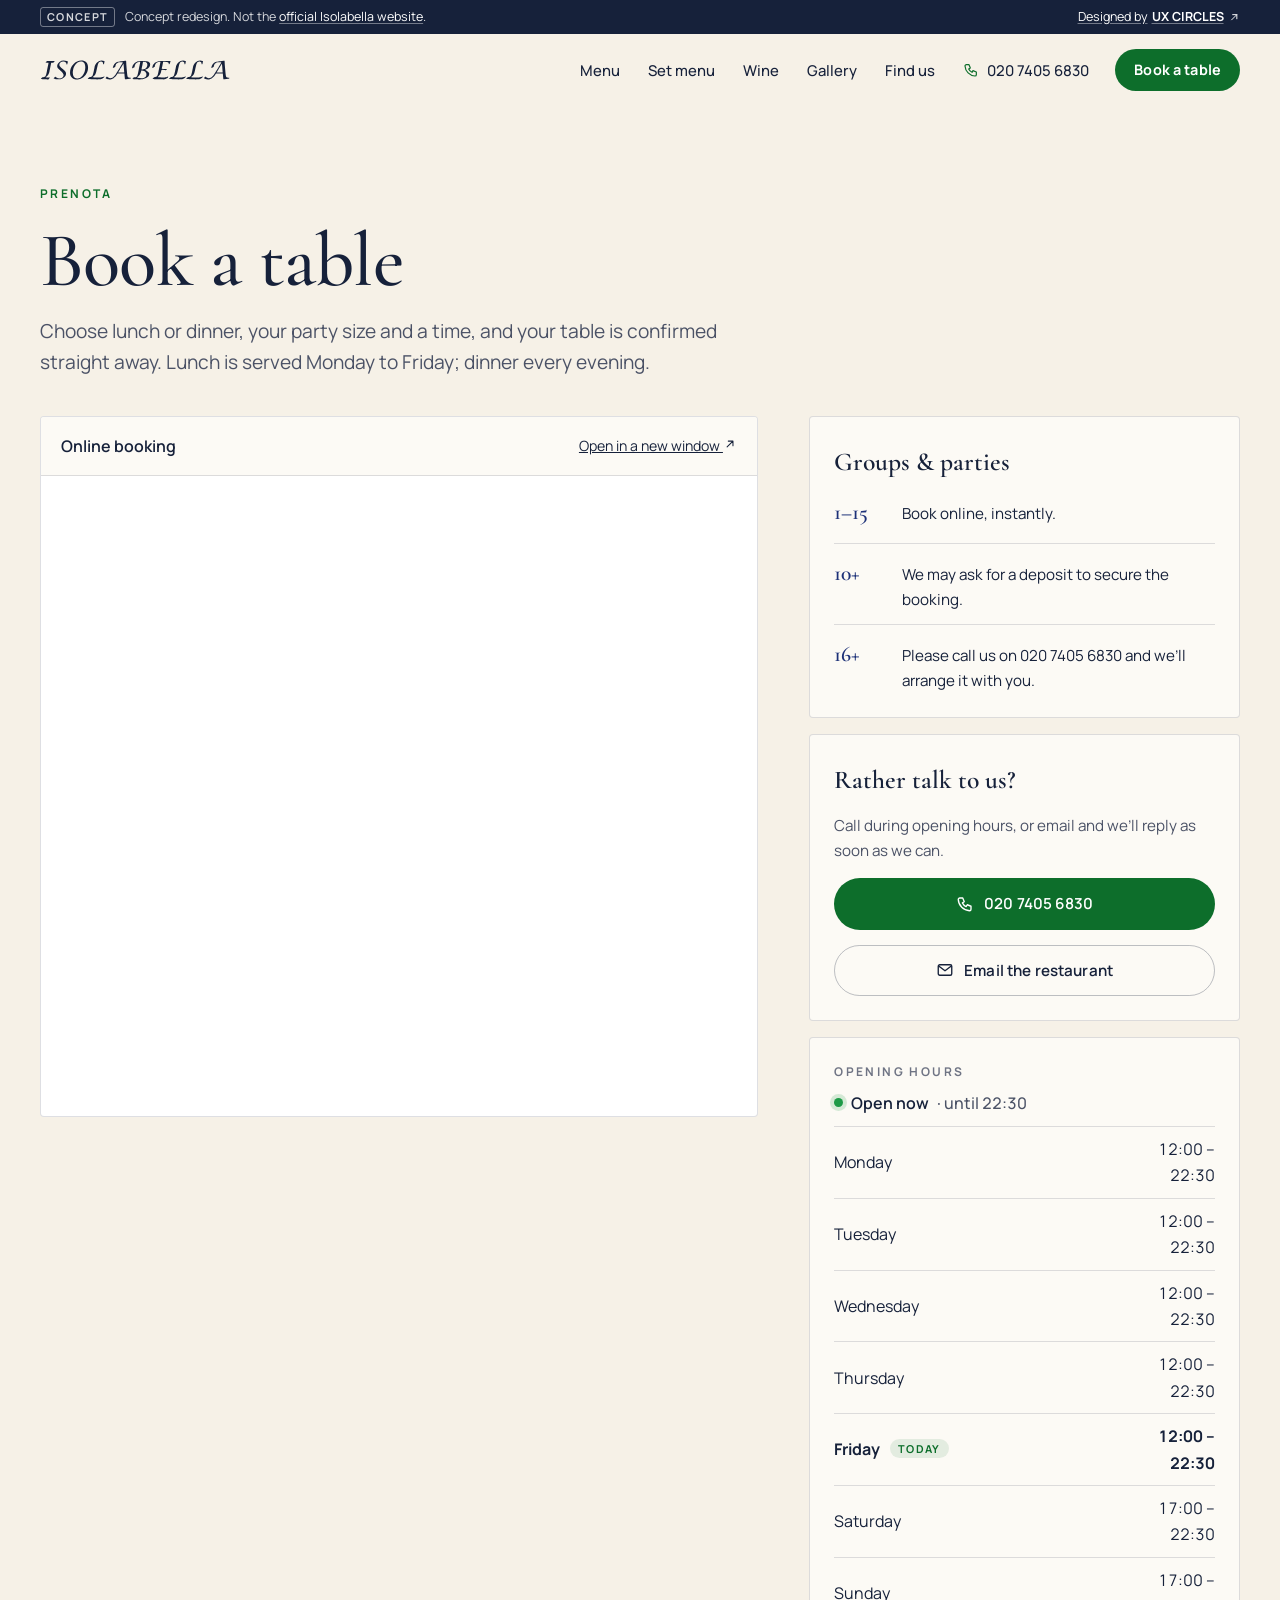
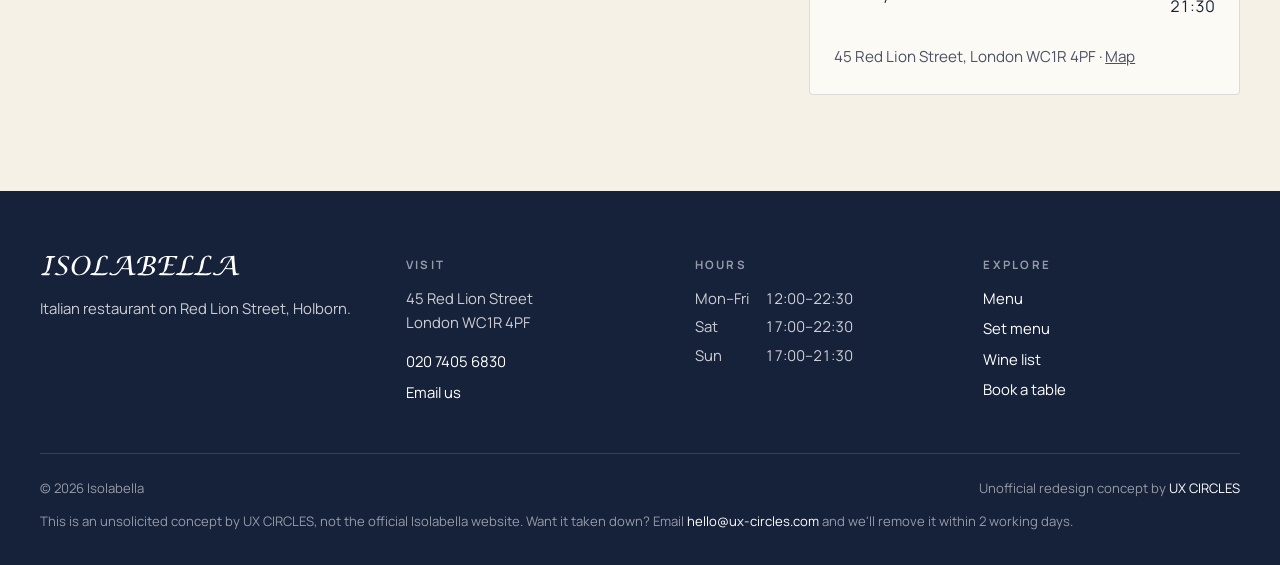
<file: book.html>
<!doctype html>
<html lang="en-GB" class="no-js">
<head>
  <meta charset="utf-8">
  <meta name="viewport" content="width=device-width, initial-scale=1">
  <title>Book a table · Isolabella, Holborn</title>
  <meta name="description" content="Book a table at Isolabella, 45 Red Lion Street, Holborn. Instant online booking for up to 15 guests; call 020 7405 6830 for larger parties.">
  <meta name="robots" content="noindex, nofollow">
  <meta name="theme-color" content="#f6f1e7">
  <link rel="canonical" href="https://uxcircles.github.io/Isolabella/book.html">
  <link rel="icon" href="favicon.svg" type="image/svg+xml">
  <link rel="apple-touch-icon" href="apple-touch-icon.png">

  <meta property="og:type" content="restaurant">
  <meta property="og:site_name" content="Isolabella">
  <meta property="og:title" content="Book a table · Isolabella, Holborn">
  <meta property="og:description" content="Handmade pasta, fresh fish, veal and Italian wines on Red Lion Street, WC1.">
  <meta property="og:url" content="https://uxcircles.github.io/Isolabella/book.html">
  <meta property="og:image" content="https://uxcircles.github.io/Isolabella/assets/img/og.jpg">
  <meta property="og:image:width" content="1200">
  <meta property="og:image:height" content="630">
  <meta name="twitter:card" content="summary_large_image">

  <link rel="preconnect" href="https://fonts.googleapis.com">
  <link rel="preconnect" href="https://fonts.gstatic.com" crossorigin>
  <link href="https://fonts.googleapis.com/css2?family=Cormorant+Garamond:ital,wght@0,500;0,600;1,500;1,600&family=Manrope:wght@400;500;600;700&display=swap" rel="stylesheet">
  <link rel="stylesheet" href="styles.css?v=3">

</head>
<body>
  <svg aria-hidden="true" focusable="false" style="position:absolute;width:0;height:0;overflow:hidden">
    <symbol id="i-phone" viewBox="0 0 24 24"><path d="M5 4h4l2 5-2.5 1.5a11 11 0 0 0 5 5L15 13l5 2v4a2 2 0 0 1-2 2A16 16 0 0 1 3 6a2 2 0 0 1 2-2"/></symbol>
    <symbol id="i-arrow" viewBox="0 0 24 24"><path d="M5 12h14M13 6l6 6-6 6"/></symbol>
    <symbol id="i-left" viewBox="0 0 24 24"><path d="M19 12H5M11 6l-6 6 6 6"/></symbol>
    <symbol id="i-ext" viewBox="0 0 24 24"><path d="M7 17 17 7M9 7h8v8"/></symbol>
    <symbol id="i-close" viewBox="0 0 24 24"><path d="M6 6l12 12M18 6 6 18"/></symbol>
    <symbol id="i-pin" viewBox="0 0 24 24"><path d="M12 21s-7-6.2-7-11.5A7 7 0 0 1 19 9.5C19 14.8 12 21 12 21z"/><circle cx="12" cy="9.5" r="2.5"/></symbol>
    <symbol id="i-mail" viewBox="0 0 24 24"><rect x="3" y="5" width="18" height="14" rx="2"/><path d="m4 7 8 6 8-6"/></symbol>
    <symbol id="i-cal" viewBox="0 0 24 24"><rect x="3" y="5" width="18" height="16" rx="2"/><path d="M3 10h18M8 3v4M16 3v4"/></symbol>
  </svg>
  <a class="skip" href="#main">Skip to content</a>

  <header class="site-header" data-header>
    <div class="concept-bar" role="note">
      <div class="wrap concept-inner">
        <p><span class="concept-tag">Concept</span><span class="concept-long">Concept redesign. Not the <a href="http://www.isolabellarestaurant.co.uk/" target="_blank" rel="noopener">official Isolabella website</a>.</span><span class="concept-short">Concept redesign</span></p>
        <a href="https://ux-circles.com/restaurants" target="_blank" rel="noopener">Designed by <strong>UX CIRCLES</strong> <svg class="icon" aria-hidden="true"><use href="#i-ext"/></svg></a>
      </div>
    </div>
    <div class="header-bar">
      <div class="wrap header-inner">
        <a class="brand" href="./" aria-label="Isolabella home"><img src="assets/img/logo.svg" alt="Isolabella" width="190" height="21"></a>
        <nav class="nav" id="nav" data-nav aria-label="Main">
          <a href="menu.html">Menu</a>
          <a href="menu.html#set-menu">Set menu</a>
          <a href="menu.html#wine">Wine</a>
          <a href="./#gallery">Gallery</a>
          <a href="./#visit">Find us</a>
          <a class="nav-tel" href="tel:+442074056830"><svg class="icon" aria-hidden="true"><use href="#i-phone"/></svg>020 7405 6830</a>
          <a class="btn btn-primary btn-sm" href="book.html" aria-current="page">Book a table</a>
        </nav>
        <div class="header-actions">
          <a class="btn btn-primary btn-sm" href="book.html">Book</a>
          <button class="burger" type="button" aria-controls="nav" aria-expanded="false" aria-label="Open menu" data-burger><span></span></button>
        </div>
      </div>
    </div>
  </header>

  <main id="main">
    <div class="page-head">
      <div class="wrap">
        <p class="eyebrow">Prenota</p>
        <h1 class="display">Book a table</h1>
        <p class="lede">Choose lunch or dinner, your party size and a time, and your table is confirmed straight away. Lunch is served Monday to Friday; dinner every evening.</p>
      </div>
    </div>

    <div class="wrap book-grid">
      <section class="booking-card" aria-labelledby="booking-h">
        <header>
          <p id="booking-h">Online booking</p>
          <a href="https://booking.favouritetable.com/?sitecode=1702" target="_blank" rel="noopener">Open in a new window <svg class="icon" aria-hidden="true"><use href="#i-ext"/></svg></a>
        </header>
        <iframe src="https://booking.favouritetable.com/?sitecode=1702" title="Isolabella table booking, provided by Favourite Table" loading="lazy"></iframe>
      </section>

      <aside>
        <div class="side-card">
          <h2>Groups &amp; parties</h2>
          <ul class="rules">
            <li><b>1–15</b><span>Book online, instantly.</span></li>
            <li><b>10+</b><span>We may ask for a deposit to secure the booking.</span></li>
            <li><b>16+</b><span>Please call us on 020 7405 6830 and we’ll arrange it with you.</span></li>
          </ul>
        </div>
        <div class="side-card">
          <h2>Rather talk to us?</h2>
          <p>Call during opening hours, or email and we’ll reply as soon as we can.</p>
          <p><a class="btn btn-primary" href="tel:+442074056830"><svg class="icon" aria-hidden="true"><use href="#i-phone"/></svg>020 7405 6830</a></p>
          <p style="margin:0"><a class="btn btn-ghost" href="mailto:bookings@isolabellarestaurant.co.uk"><svg class="icon" aria-hidden="true"><use href="#i-mail"/></svg>Email the restaurant</a></p>
        </div>
        <div class="side-card">
            <table class="hours" data-hours>
              <caption><b>Opening hours</b> <span class="status" data-status></span></caption>
              <tbody>
                <tr data-day="1" data-open="12:00" data-close="22:30"><th scope="row">Monday</th><td>12:00 – 22:30</td></tr>
                <tr data-day="2" data-open="12:00" data-close="22:30"><th scope="row">Tuesday</th><td>12:00 – 22:30</td></tr>
                <tr data-day="3" data-open="12:00" data-close="22:30"><th scope="row">Wednesday</th><td>12:00 – 22:30</td></tr>
                <tr data-day="4" data-open="12:00" data-close="22:30"><th scope="row">Thursday</th><td>12:00 – 22:30</td></tr>
                <tr data-day="5" data-open="12:00" data-close="22:30"><th scope="row">Friday</th><td>12:00 – 22:30</td></tr>
                <tr data-day="6" data-open="17:00" data-close="22:30"><th scope="row">Saturday</th><td>17:00 – 22:30</td></tr>
                <tr data-day="0" data-open="17:00" data-close="21:30"><th scope="row">Sunday</th><td>17:00 – 21:30</td></tr>
              </tbody>
            </table>
          <p style="margin:16px 0 0">45 Red Lion Street, London WC1R 4PF · <a href="./#visit">Map</a></p>
        </div>
      </aside>
    </div>
  </main>

  <footer class="site-footer">
    <div class="wrap">
      <div class="footer-grid">
        <div>
          <img src="assets/img/logo-light.svg" alt="Isolabella" width="200" height="22" loading="lazy">
          <p>Italian restaurant on Red Lion Street, Holborn.</p>
        </div>
        <div>
          <h2>Visit</h2>
          <p>45 Red Lion Street<br>London WC1R 4PF</p>
          <ul><li><a href="tel:+442074056830">020 7405 6830</a></li><li><a href="mailto:bookings@isolabellarestaurant.co.uk">Email us</a></li></ul>
        </div>
        <div>
          <h2>Hours</h2>
          <dl class="footer-hours"><dt>Mon–Fri</dt><dd>12:00–22:30</dd><dt>Sat</dt><dd>17:00–22:30</dd><dt>Sun</dt><dd>17:00–21:30</dd></dl>
        </div>
        <div>
          <h2>Explore</h2>
          <ul><li><a href="menu.html">Menu</a></li><li><a href="menu.html#set-menu">Set menu</a></li><li><a href="menu.html#wine">Wine list</a></li><li><a href="book.html">Book a table</a></li></ul>
        </div>
      </div>
      <div class="footer-base">
        <p>© <span data-year>2026</span> Isolabella</p>
        <p>Unofficial redesign concept by <a href="https://ux-circles.com/restaurants" target="_blank" rel="noopener">UX CIRCLES</a></p>
        <p data-takedown style="flex-basis: 100%; margin: 0;">This is an unsolicited concept by UX CIRCLES, not the official Isolabella website. Want it taken down? Email <a href="mailto:hello@ux-circles.com">hello@ux-circles.com</a> and we'll remove it within 2 working days.</p>
      </div>
    </div>
  </footer>

  <script src="main.js?v=2" defer></script>
</body>
</html>
</file>
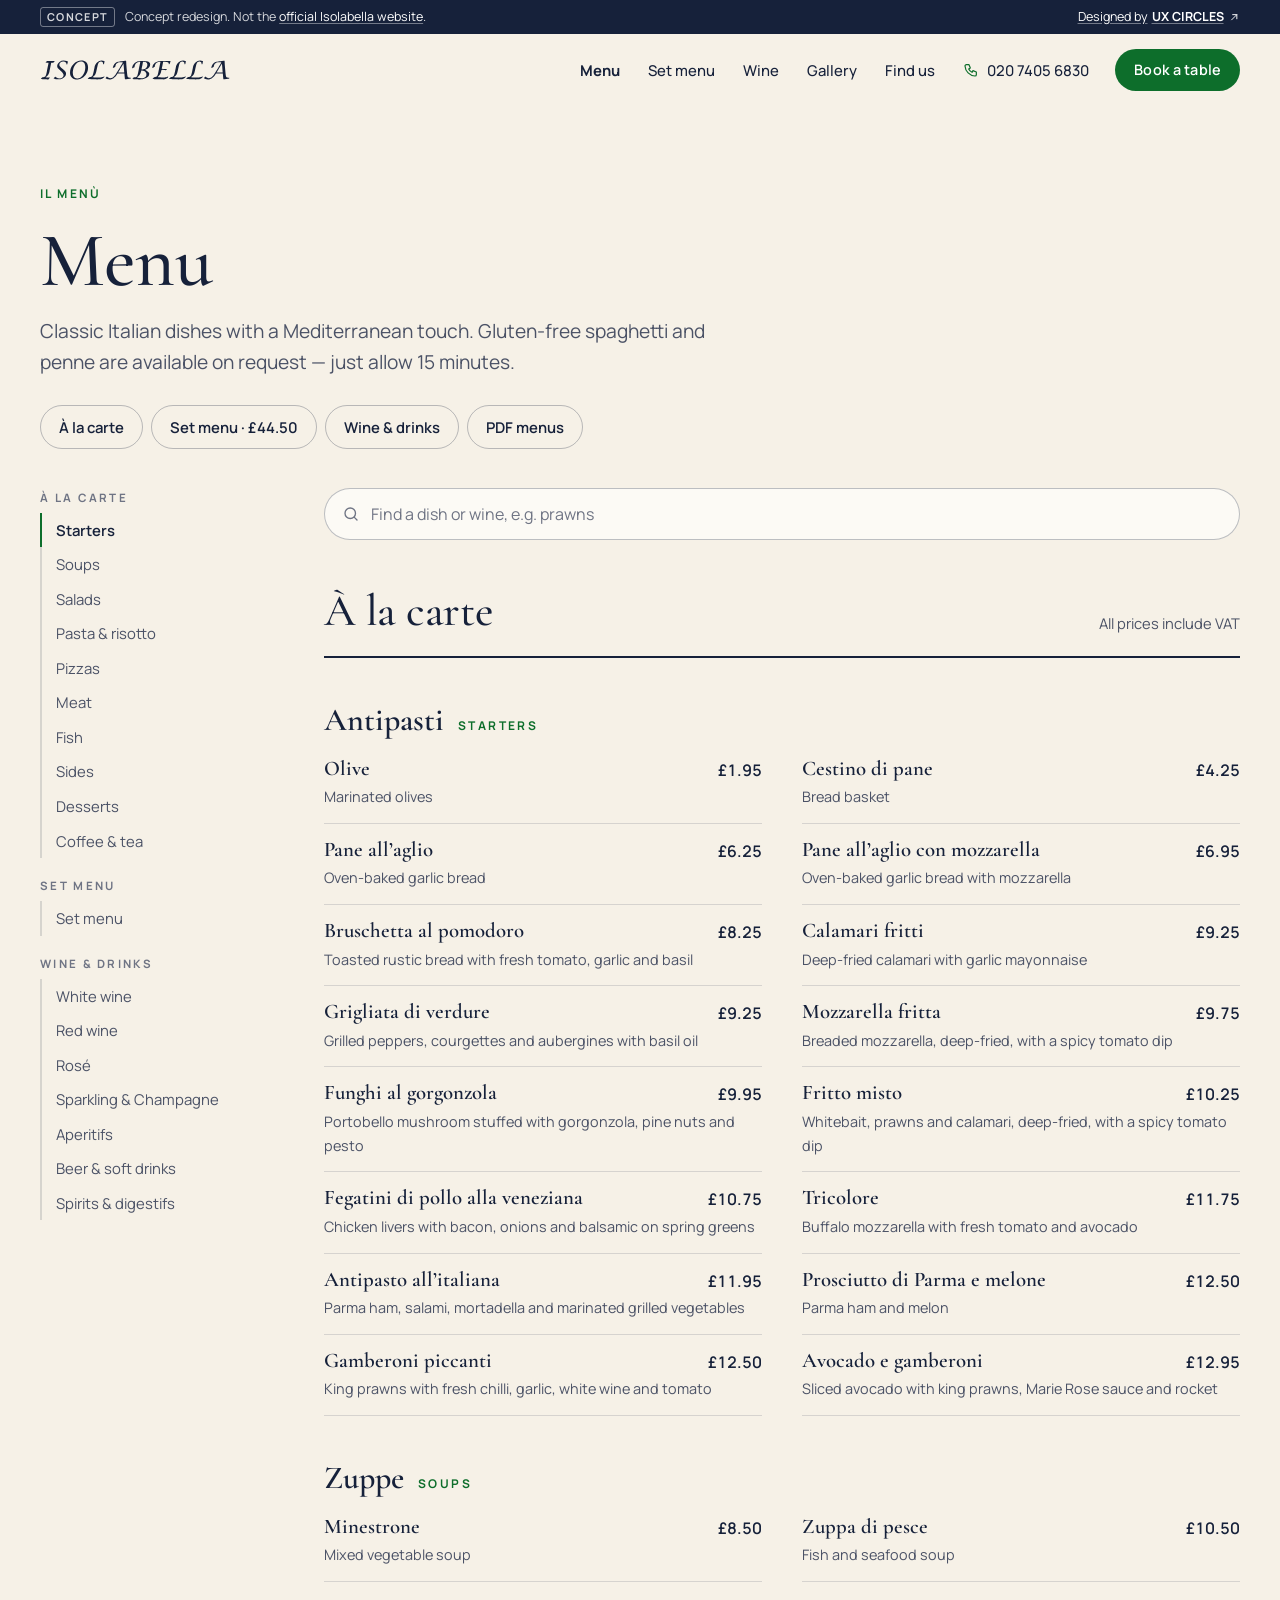
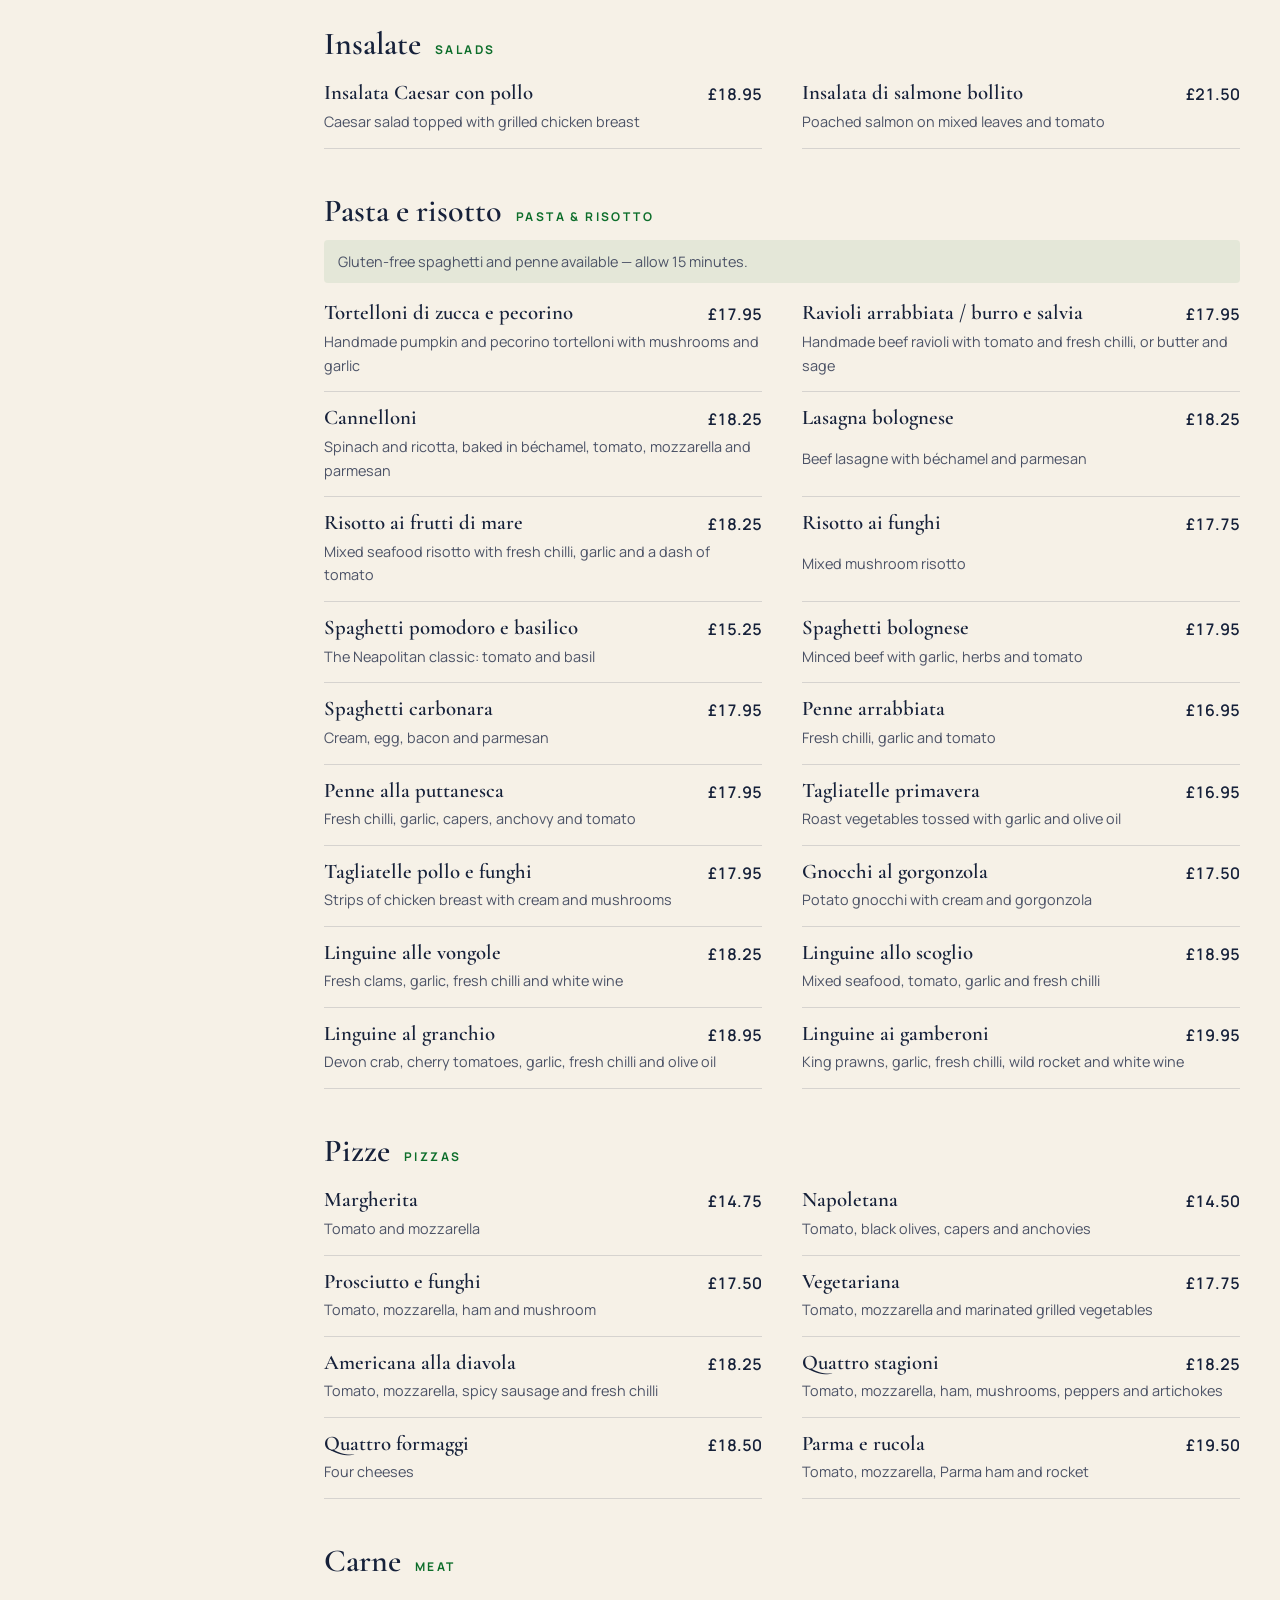
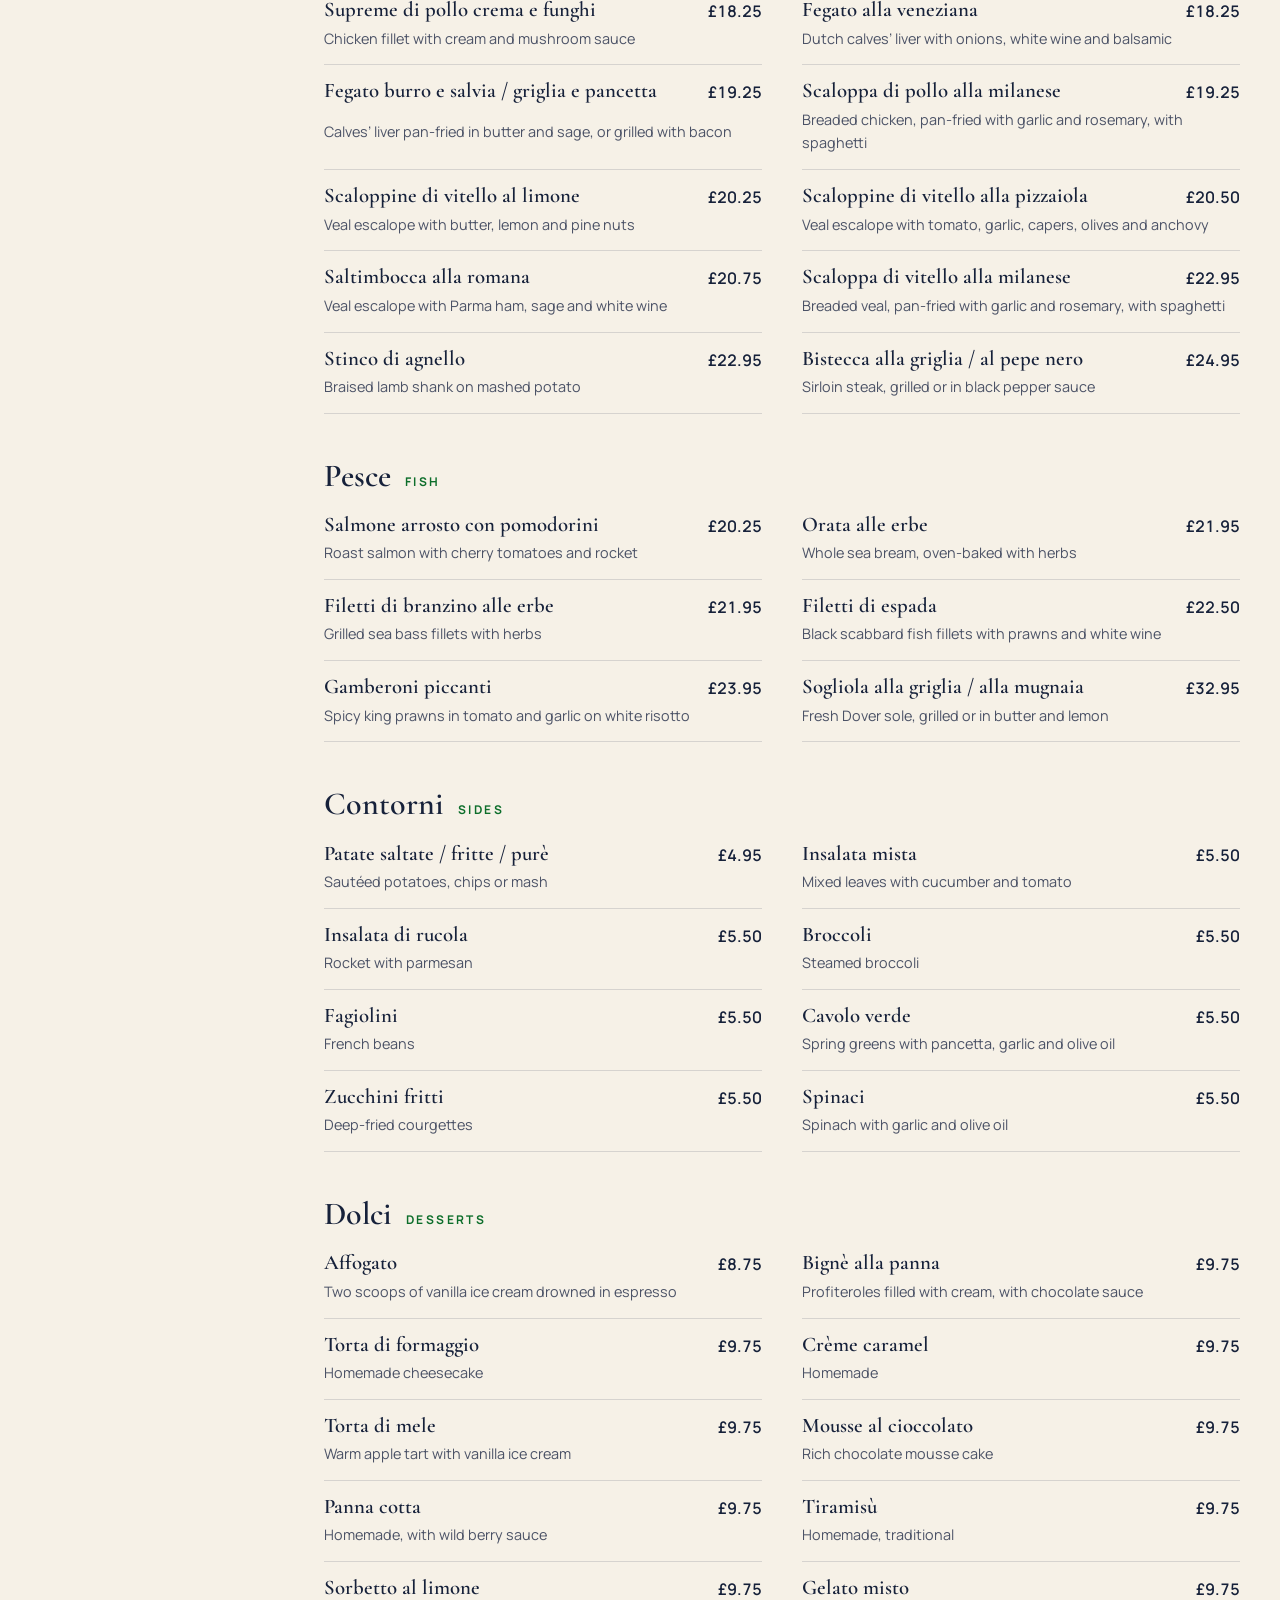
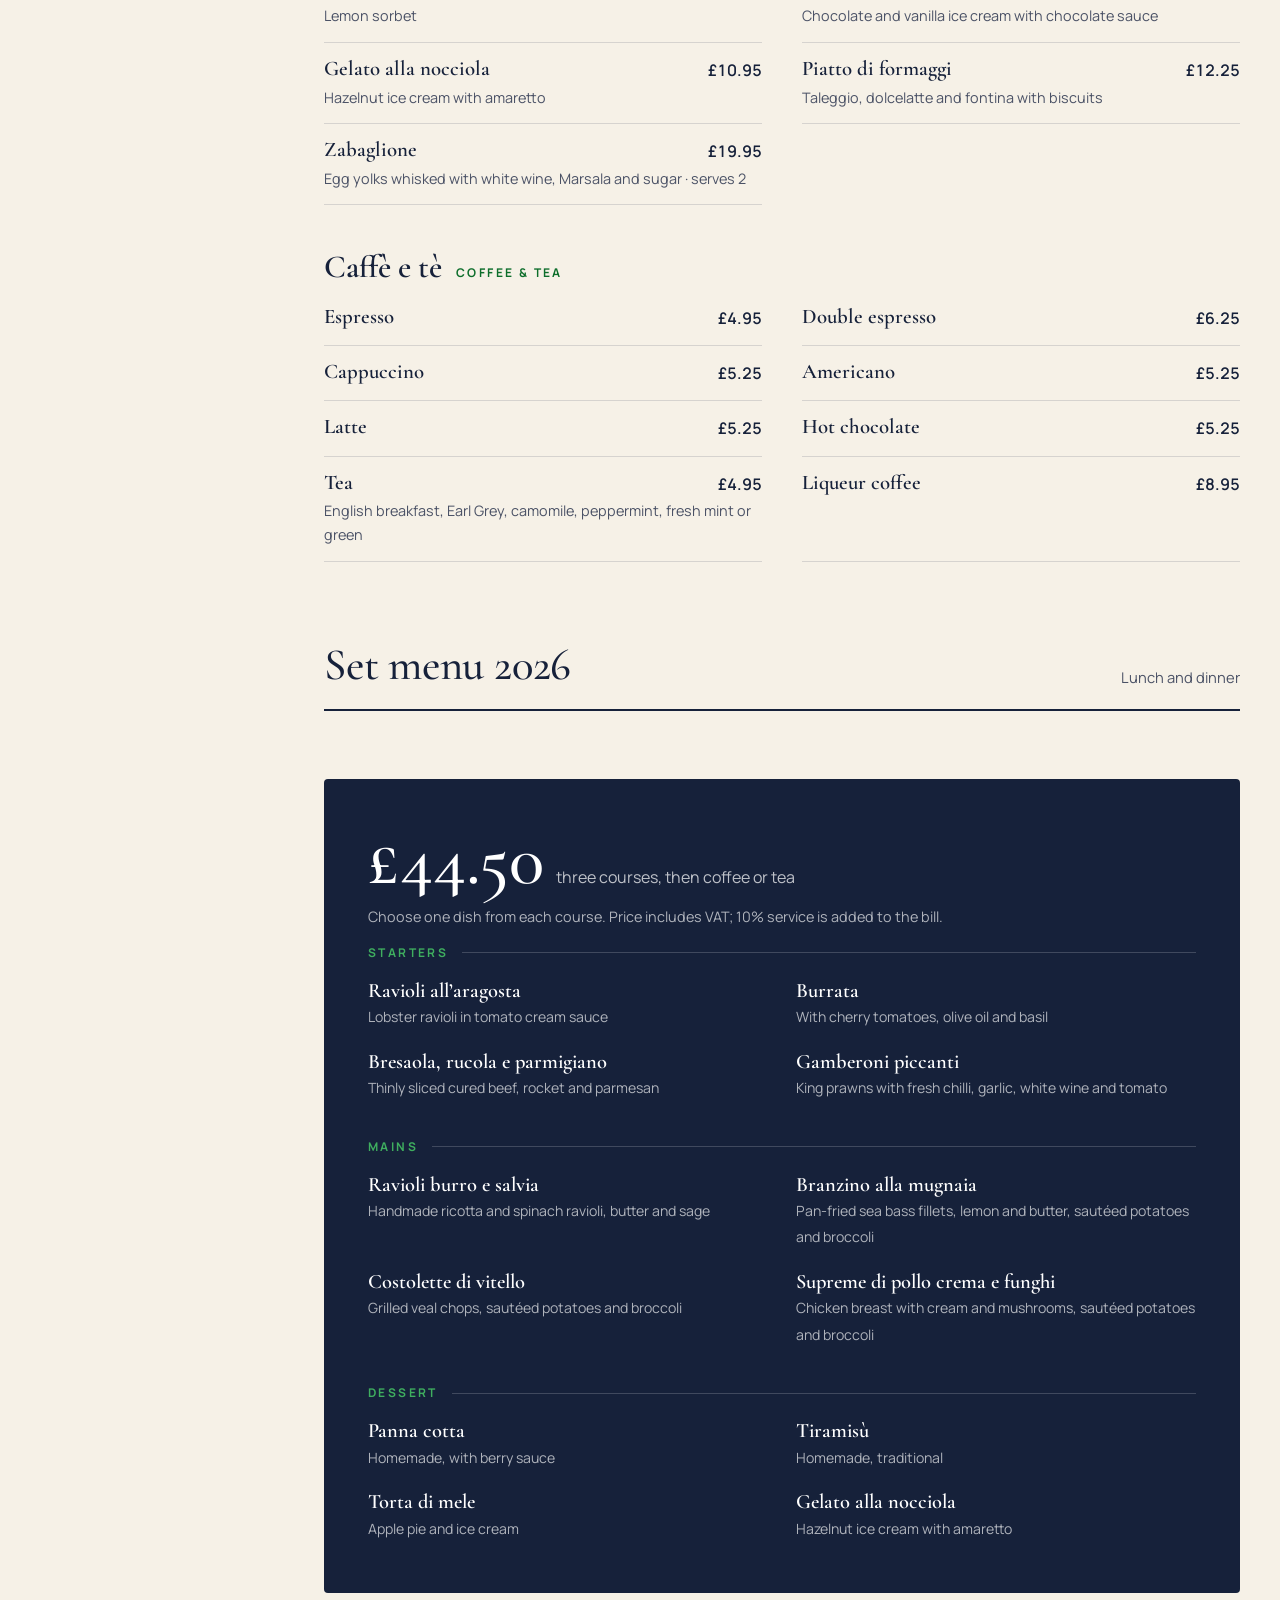
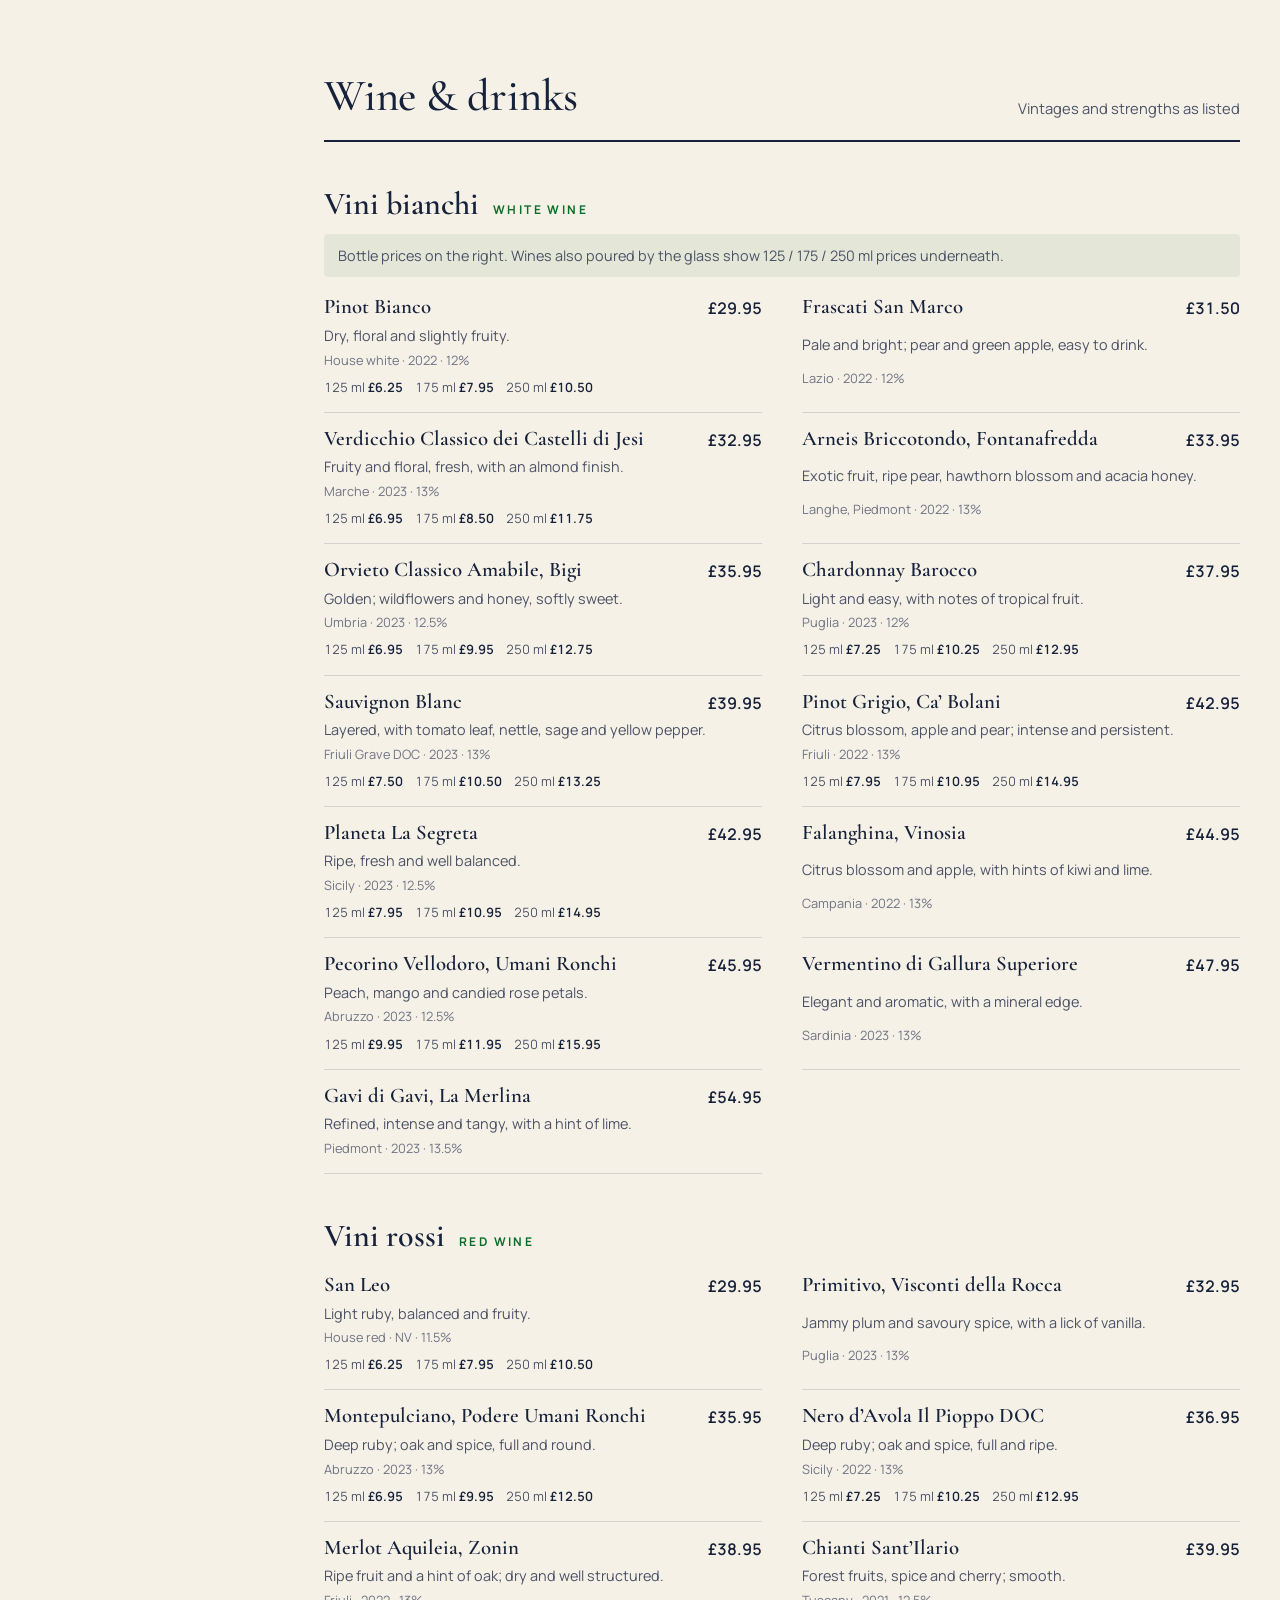
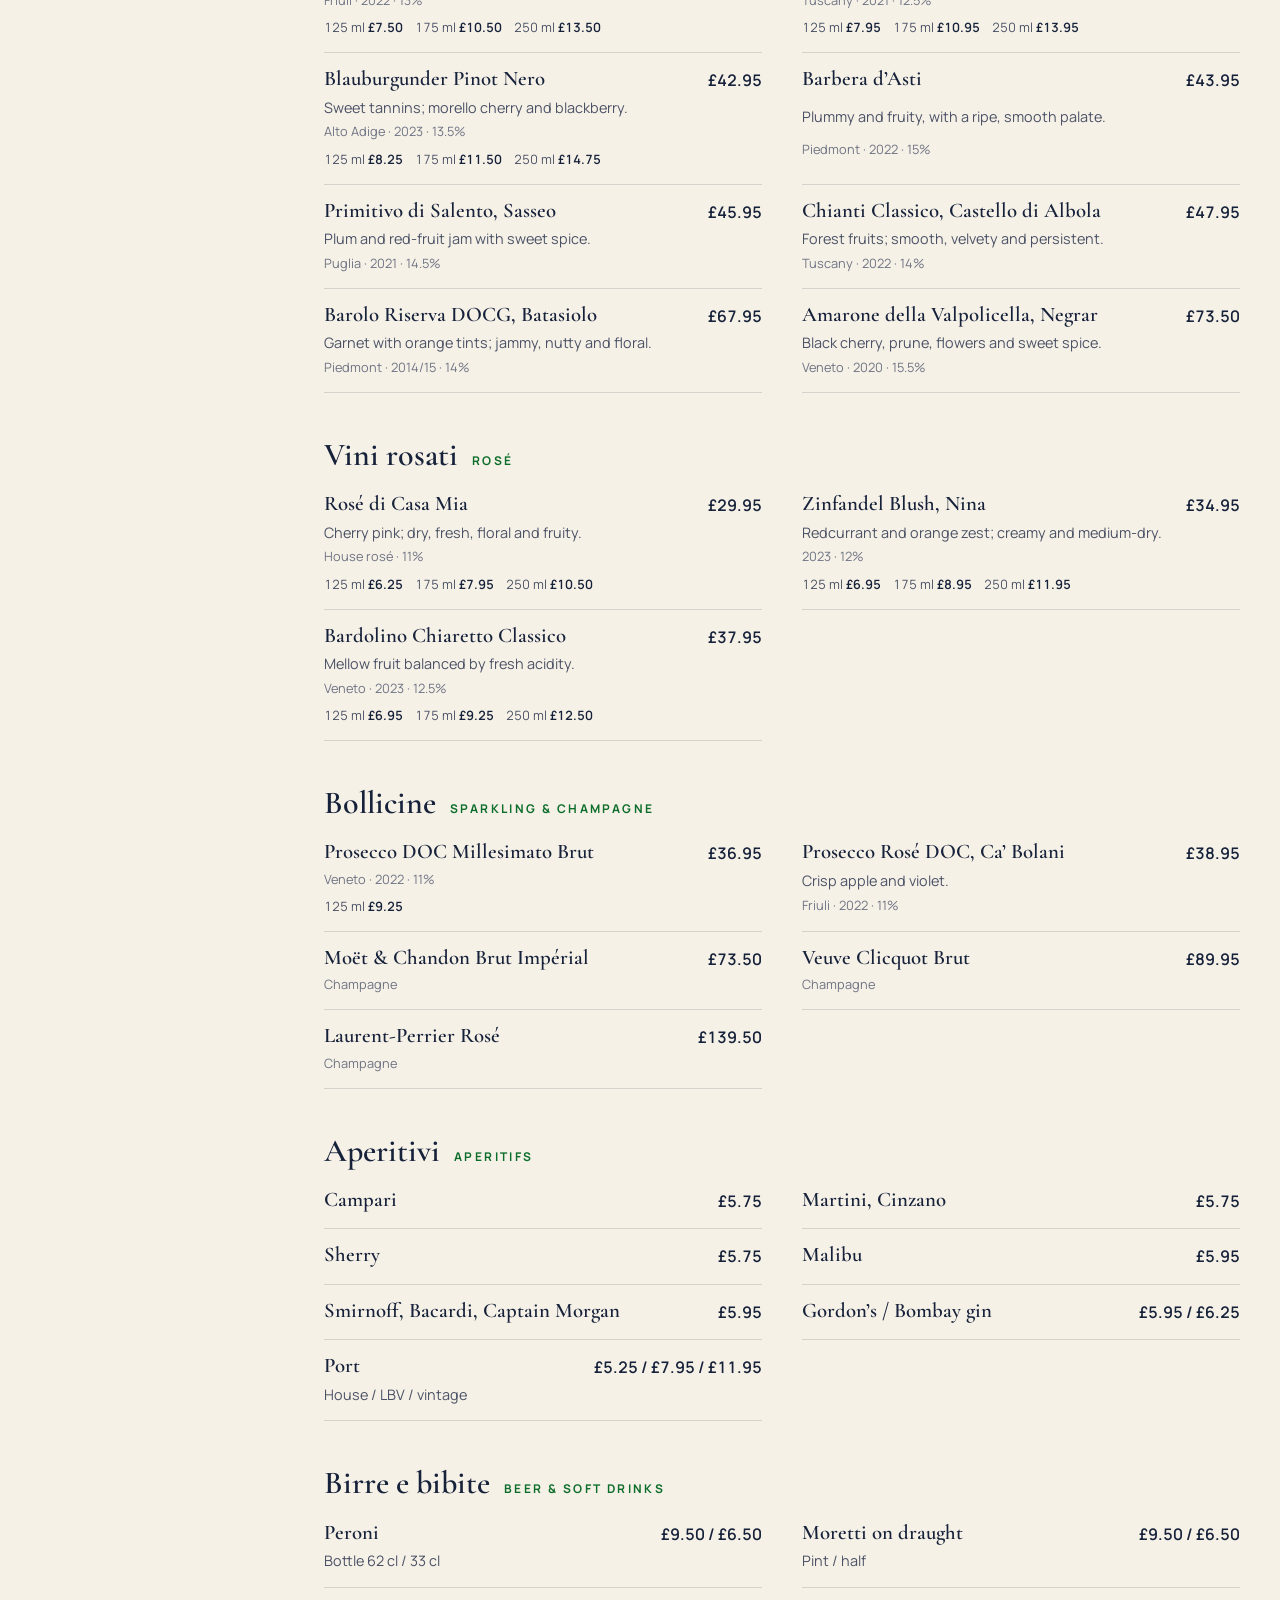
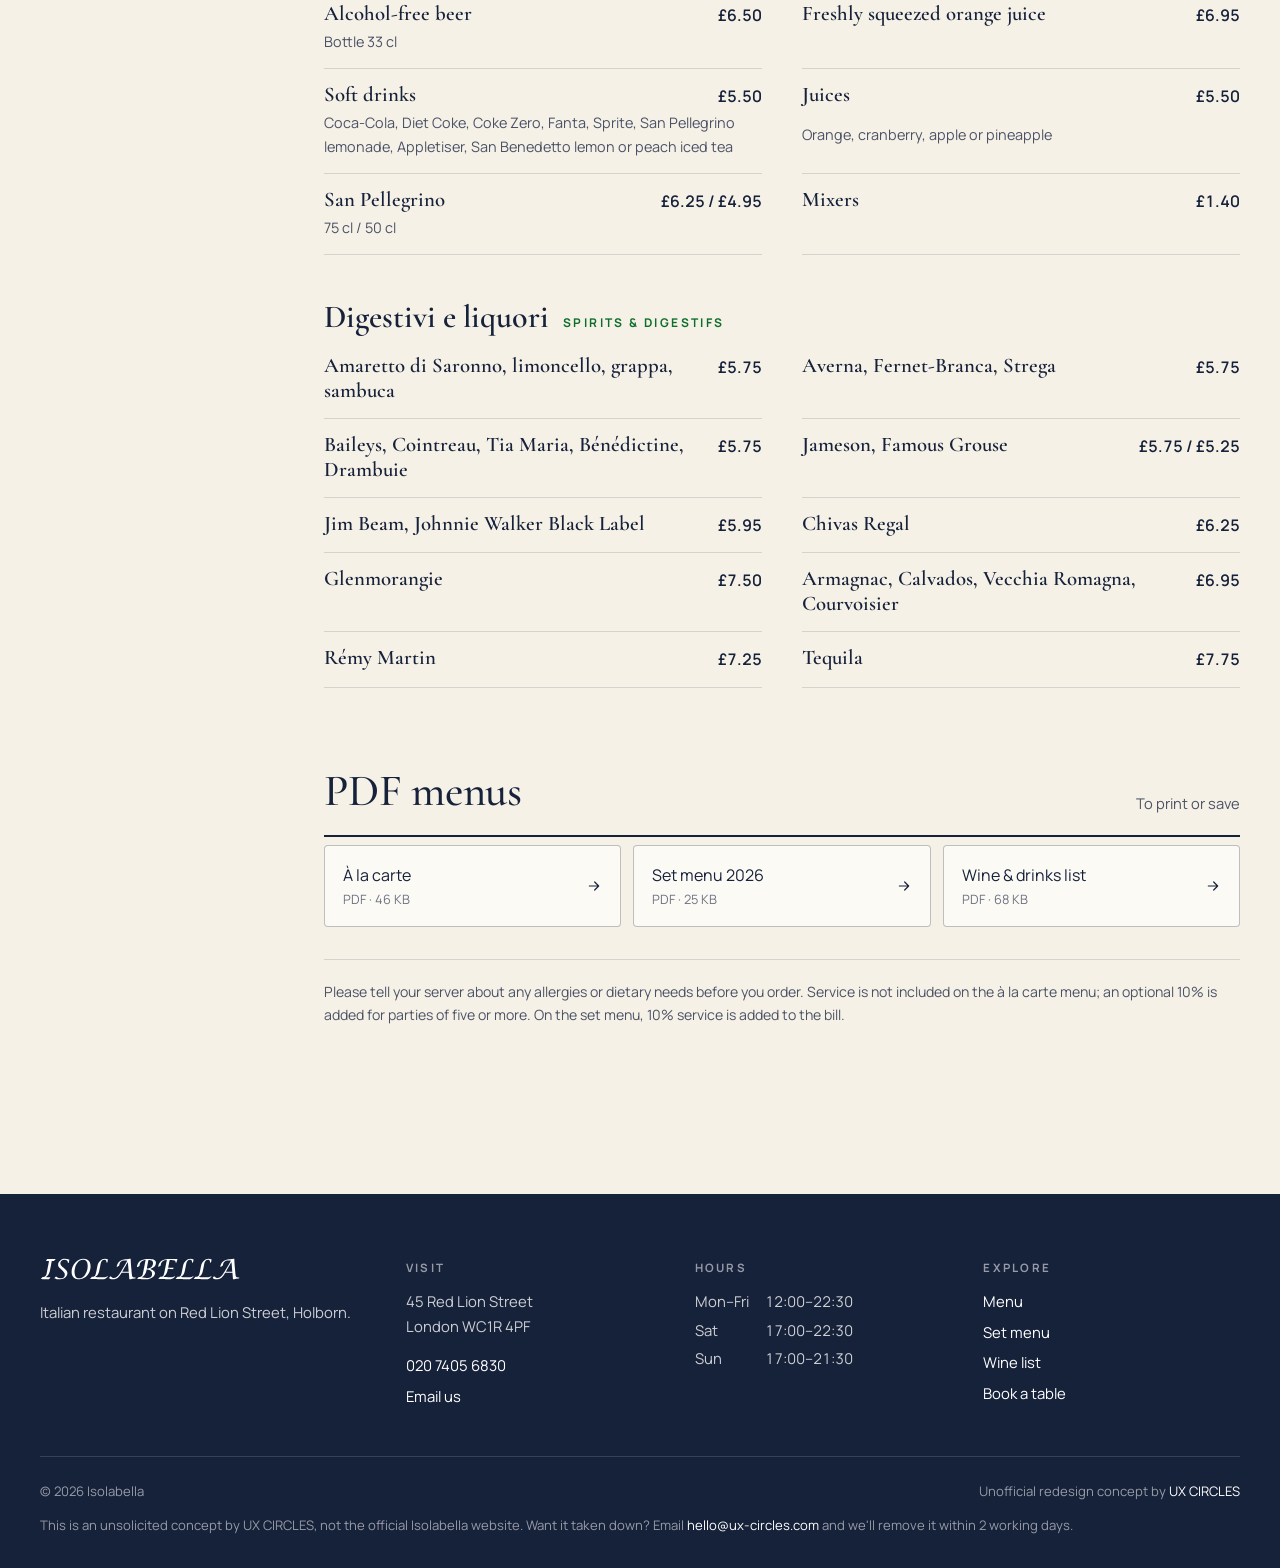
<file: menu.html>
<!doctype html>
<html lang="en-GB" class="no-js">
<head>
  <meta charset="utf-8">
  <meta name="viewport" content="width=device-width, initial-scale=1">
  <title>Menu · Isolabella, Italian restaurant in Holborn</title>
  <meta name="description" content="The full Isolabella menu with prices: antipasti, handmade pasta and risotto, pizza, veal, fish, desserts, the £44.50 set menu and our Italian wine list.">
  <meta name="robots" content="noindex, nofollow">
  <meta name="theme-color" content="#f6f1e7">
  <link rel="canonical" href="https://uxcircles.github.io/Isolabella/menu.html">
  <link rel="icon" href="favicon.svg" type="image/svg+xml">
  <link rel="apple-touch-icon" href="apple-touch-icon.png">

  <meta property="og:type" content="restaurant">
  <meta property="og:site_name" content="Isolabella">
  <meta property="og:title" content="Menu · Isolabella, Holborn">
  <meta property="og:description" content="À la carte, set menu and Italian wine list, with prices.">
  <meta property="og:url" content="https://uxcircles.github.io/Isolabella/menu.html">
  <meta property="og:image" content="https://uxcircles.github.io/Isolabella/assets/img/og.jpg">
  <meta property="og:image:width" content="1200">
  <meta property="og:image:height" content="630">
  <meta name="twitter:card" content="summary_large_image">

  <link rel="preconnect" href="https://fonts.googleapis.com">
  <link rel="preconnect" href="https://fonts.gstatic.com" crossorigin>
  <link href="https://fonts.googleapis.com/css2?family=Cormorant+Garamond:ital,wght@0,500;0,600;1,500;1,600&family=Manrope:wght@400;500;600;700&display=swap" rel="stylesheet">
  <link rel="stylesheet" href="styles.css?v=3">

</head>
<body>
  <svg aria-hidden="true" focusable="false" style="position:absolute;width:0;height:0;overflow:hidden">
    <symbol id="i-phone" viewBox="0 0 24 24"><path d="M5 4h4l2 5-2.5 1.5a11 11 0 0 0 5 5L15 13l5 2v4a2 2 0 0 1-2 2A16 16 0 0 1 3 6a2 2 0 0 1 2-2"/></symbol>
    <symbol id="i-arrow" viewBox="0 0 24 24"><path d="M5 12h14M13 6l6 6-6 6"/></symbol>
    <symbol id="i-left" viewBox="0 0 24 24"><path d="M19 12H5M11 6l-6 6 6 6"/></symbol>
    <symbol id="i-ext" viewBox="0 0 24 24"><path d="M7 17 17 7M9 7h8v8"/></symbol>
    <symbol id="i-close" viewBox="0 0 24 24"><path d="M6 6l12 12M18 6 6 18"/></symbol>
    <symbol id="i-pin" viewBox="0 0 24 24"><path d="M12 21s-7-6.2-7-11.5A7 7 0 0 1 19 9.5C19 14.8 12 21 12 21z"/><circle cx="12" cy="9.5" r="2.5"/></symbol>
    <symbol id="i-mail" viewBox="0 0 24 24"><rect x="3" y="5" width="18" height="14" rx="2"/><path d="m4 7 8 6 8-6"/></symbol>
    <symbol id="i-cal" viewBox="0 0 24 24"><rect x="3" y="5" width="18" height="16" rx="2"/><path d="M3 10h18M8 3v4M16 3v4"/></symbol>
  </svg>
  <a class="skip" href="#main">Skip to content</a>

  <header class="site-header" data-header>
    <div class="concept-bar" role="note">
      <div class="wrap concept-inner">
        <p><span class="concept-tag">Concept</span><span class="concept-long">Concept redesign. Not the <a href="http://www.isolabellarestaurant.co.uk/" target="_blank" rel="noopener">official Isolabella website</a>.</span><span class="concept-short">Concept redesign</span></p>
        <a href="https://ux-circles.com/restaurants" target="_blank" rel="noopener">Designed by <strong>UX CIRCLES</strong> <svg class="icon" aria-hidden="true"><use href="#i-ext"/></svg></a>
      </div>
    </div>
    <div class="header-bar">
      <div class="wrap header-inner">
        <a class="brand" href="./" aria-label="Isolabella home"><img src="assets/img/logo.svg" alt="Isolabella" width="190" height="21"></a>
        <nav class="nav" id="nav" data-nav aria-label="Main">
          <a href="menu.html" aria-current="page">Menu</a>
          <a href="#set-menu">Set menu</a>
          <a href="#wine">Wine</a>
          <a href="./#gallery">Gallery</a>
          <a href="./#visit">Find us</a>
          <a class="nav-tel" href="tel:+442074056830"><svg class="icon" aria-hidden="true"><use href="#i-phone"/></svg>020 7405 6830</a>
          <a class="btn btn-primary btn-sm" href="book.html">Book a table</a>
        </nav>
        <div class="header-actions">
          <a class="btn btn-primary btn-sm" href="book.html">Book</a>
          <button class="burger" type="button" aria-controls="nav" aria-expanded="false" aria-label="Open menu" data-burger><span></span></button>
        </div>
      </div>
    </div>
  </header>

  <main id="main">
    <div class="page-head">
      <div class="wrap">
        <p class="eyebrow">Il menù</p>
        <h1 class="display">Menu</h1>
        <p class="lede">Classic Italian dishes with a Mediterranean touch. Gluten-free spaghetti and penne are available on request — just allow 15 minutes.</p>
        <nav class="menu-tabs" aria-label="Menus on this page">
          <a href="#a-la-carte">À la carte</a>
          <a href="#set-menu">Set menu · £44.50</a>
          <a href="#wine">Wine &amp; drinks</a>
          <a href="#downloads">PDF menus</a>
        </nav>
      </div>
    </div>

    <div class="wrap menu-layout">
      <aside class="menu-index" data-menu-index aria-label="Menu sections">
        <div class="index-scroll">
          <p>À la carte</p>
          <ol><li><a href="#antipasti">Starters</a></li><li><a href="#zuppe">Soups</a></li><li><a href="#insalate">Salads</a></li><li><a href="#pasta">Pasta &amp; risotto</a></li><li><a href="#pizze">Pizzas</a></li><li><a href="#carne">Meat</a></li><li><a href="#pesce">Fish</a></li><li><a href="#contorni">Sides</a></li><li><a href="#dolci">Desserts</a></li><li><a href="#caffe">Coffee &amp; tea</a></li></ol>
          <p>Set menu</p>
          <ol><li><a href="#set-menu-courses">Set menu</a></li></ol>
          <p>Wine &amp; drinks</p>
          <ol><li><a href="#bianchi">White wine</a></li><li><a href="#rossi">Red wine</a></li><li><a href="#rosati">Rosé</a></li><li><a href="#bollicine">Sparkling &amp; Champagne</a></li><li><a href="#aperitivi">Aperitifs</a></li><li><a href="#birre">Beer &amp; soft drinks</a></li><li><a href="#digestivi">Spirits &amp; digestifs</a></li></ol>
        </div>
      </aside>

      <div class="menu-body">
        <label class="search">
          <span class="visually-hidden">Find a dish or wine</span>
          <svg class="icon" aria-hidden="true" viewBox="0 0 24 24"><circle cx="11" cy="11" r="7"/><path d="m20 20-3.5-3.5"/></svg>
          <input type="search" placeholder="Find a dish or wine, e.g. prawns" data-menu-search autocomplete="off">
        </label>
        <p class="no-results" data-no-results hidden>Nothing matches that. Try another word, or call us on <a href="tel:+442074056830">020 7405 6830</a> — the kitchen is happy to help.</p>

        <div class="menu-part" id="a-la-carte">
          <div class="part-head"><h2 class="h2">À la carte</h2><p>All prices include VAT</p></div>
      <section class="menu-section" id="antipasti" aria-labelledby="antipasti-h">
        <div class="section-title"><h3 id="antipasti-h" lang="it">Antipasti</h3><span>Starters</span></div>
        <ul class="items">
          <li class="item"><span class="item-name">Olive</span><span class="item-price">£1.95</span><p class="item-desc">Marinated olives</p></li>
          <li class="item"><span class="item-name">Cestino di pane</span><span class="item-price">£4.25</span><p class="item-desc">Bread basket</p></li>
          <li class="item"><span class="item-name">Pane all’aglio</span><span class="item-price">£6.25</span><p class="item-desc">Oven-baked garlic bread</p></li>
          <li class="item"><span class="item-name">Pane all’aglio con mozzarella</span><span class="item-price">£6.95</span><p class="item-desc">Oven-baked garlic bread with mozzarella</p></li>
          <li class="item"><span class="item-name">Bruschetta al pomodoro</span><span class="item-price">£8.25</span><p class="item-desc">Toasted rustic bread with fresh tomato, garlic and basil</p></li>
          <li class="item"><span class="item-name">Calamari fritti</span><span class="item-price">£9.25</span><p class="item-desc">Deep-fried calamari with garlic mayonnaise</p></li>
          <li class="item"><span class="item-name">Grigliata di verdure</span><span class="item-price">£9.25</span><p class="item-desc">Grilled peppers, courgettes and aubergines with basil oil</p></li>
          <li class="item"><span class="item-name">Mozzarella fritta</span><span class="item-price">£9.75</span><p class="item-desc">Breaded mozzarella, deep-fried, with a spicy tomato dip</p></li>
          <li class="item"><span class="item-name">Funghi al gorgonzola</span><span class="item-price">£9.95</span><p class="item-desc">Portobello mushroom stuffed with gorgonzola, pine nuts and pesto</p></li>
          <li class="item"><span class="item-name">Fritto misto</span><span class="item-price">£10.25</span><p class="item-desc">Whitebait, prawns and calamari, deep-fried, with a spicy tomato dip</p></li>
          <li class="item"><span class="item-name">Fegatini di pollo alla veneziana</span><span class="item-price">£10.75</span><p class="item-desc">Chicken livers with bacon, onions and balsamic on spring greens</p></li>
          <li class="item"><span class="item-name">Tricolore</span><span class="item-price">£11.75</span><p class="item-desc">Buffalo mozzarella with fresh tomato and avocado</p></li>
          <li class="item"><span class="item-name">Antipasto all’italiana</span><span class="item-price">£11.95</span><p class="item-desc">Parma ham, salami, mortadella and marinated grilled vegetables</p></li>
          <li class="item"><span class="item-name">Prosciutto di Parma e melone</span><span class="item-price">£12.50</span><p class="item-desc">Parma ham and melon</p></li>
          <li class="item"><span class="item-name">Gamberoni piccanti</span><span class="item-price">£12.50</span><p class="item-desc">King prawns with fresh chilli, garlic, white wine and tomato</p></li>
          <li class="item"><span class="item-name">Avocado e gamberoni</span><span class="item-price">£12.95</span><p class="item-desc">Sliced avocado with king prawns, Marie Rose sauce and rocket</p></li>
        </ul>
      </section>
      <section class="menu-section" id="zuppe" aria-labelledby="zuppe-h">
        <div class="section-title"><h3 id="zuppe-h" lang="it">Zuppe</h3><span>Soups</span></div>
        <ul class="items">
          <li class="item"><span class="item-name">Minestrone</span><span class="item-price">£8.50</span><p class="item-desc">Mixed vegetable soup</p></li>
          <li class="item"><span class="item-name">Zuppa di pesce</span><span class="item-price">£10.50</span><p class="item-desc">Fish and seafood soup</p></li>
        </ul>
      </section>
      <section class="menu-section" id="insalate" aria-labelledby="insalate-h">
        <div class="section-title"><h3 id="insalate-h" lang="it">Insalate</h3><span>Salads</span></div>
        <ul class="items">
          <li class="item"><span class="item-name">Insalata Caesar con pollo</span><span class="item-price">£18.95</span><p class="item-desc">Caesar salad topped with grilled chicken breast</p></li>
          <li class="item"><span class="item-name">Insalata di salmone bollito</span><span class="item-price">£21.50</span><p class="item-desc">Poached salmon on mixed leaves and tomato</p></li>
        </ul>
      </section>
      <section class="menu-section" id="pasta" aria-labelledby="pasta-h">
        <div class="section-title"><h3 id="pasta-h" lang="it">Pasta e risotto</h3><span>Pasta &amp; risotto</span></div>
        <p class="section-note">Gluten-free spaghetti and penne available — allow 15 minutes.</p>
        <ul class="items">
          <li class="item"><span class="item-name">Tortelloni di zucca e pecorino</span><span class="item-price">£17.95</span><p class="item-desc">Handmade pumpkin and pecorino tortelloni with mushrooms and garlic</p></li>
          <li class="item"><span class="item-name">Ravioli arrabbiata / burro e salvia</span><span class="item-price">£17.95</span><p class="item-desc">Handmade beef ravioli with tomato and fresh chilli, or butter and sage</p></li>
          <li class="item"><span class="item-name">Cannelloni</span><span class="item-price">£18.25</span><p class="item-desc">Spinach and ricotta, baked in béchamel, tomato, mozzarella and parmesan</p></li>
          <li class="item"><span class="item-name">Lasagna bolognese</span><span class="item-price">£18.25</span><p class="item-desc">Beef lasagne with béchamel and parmesan</p></li>
          <li class="item"><span class="item-name">Risotto ai frutti di mare</span><span class="item-price">£18.25</span><p class="item-desc">Mixed seafood risotto with fresh chilli, garlic and a dash of tomato</p></li>
          <li class="item"><span class="item-name">Risotto ai funghi</span><span class="item-price">£17.75</span><p class="item-desc">Mixed mushroom risotto</p></li>
          <li class="item"><span class="item-name">Spaghetti pomodoro e basilico</span><span class="item-price">£15.25</span><p class="item-desc">The Neapolitan classic: tomato and basil</p></li>
          <li class="item"><span class="item-name">Spaghetti bolognese</span><span class="item-price">£17.95</span><p class="item-desc">Minced beef with garlic, herbs and tomato</p></li>
          <li class="item"><span class="item-name">Spaghetti carbonara</span><span class="item-price">£17.95</span><p class="item-desc">Cream, egg, bacon and parmesan</p></li>
          <li class="item"><span class="item-name">Penne arrabbiata</span><span class="item-price">£16.95</span><p class="item-desc">Fresh chilli, garlic and tomato</p></li>
          <li class="item"><span class="item-name">Penne alla puttanesca</span><span class="item-price">£17.95</span><p class="item-desc">Fresh chilli, garlic, capers, anchovy and tomato</p></li>
          <li class="item"><span class="item-name">Tagliatelle primavera</span><span class="item-price">£16.95</span><p class="item-desc">Roast vegetables tossed with garlic and olive oil</p></li>
          <li class="item"><span class="item-name">Tagliatelle pollo e funghi</span><span class="item-price">£17.95</span><p class="item-desc">Strips of chicken breast with cream and mushrooms</p></li>
          <li class="item"><span class="item-name">Gnocchi al gorgonzola</span><span class="item-price">£17.50</span><p class="item-desc">Potato gnocchi with cream and gorgonzola</p></li>
          <li class="item"><span class="item-name">Linguine alle vongole</span><span class="item-price">£18.25</span><p class="item-desc">Fresh clams, garlic, fresh chilli and white wine</p></li>
          <li class="item"><span class="item-name">Linguine allo scoglio</span><span class="item-price">£18.95</span><p class="item-desc">Mixed seafood, tomato, garlic and fresh chilli</p></li>
          <li class="item"><span class="item-name">Linguine al granchio</span><span class="item-price">£18.95</span><p class="item-desc">Devon crab, cherry tomatoes, garlic, fresh chilli and olive oil</p></li>
          <li class="item"><span class="item-name">Linguine ai gamberoni</span><span class="item-price">£19.95</span><p class="item-desc">King prawns, garlic, fresh chilli, wild rocket and white wine</p></li>
        </ul>
      </section>
      <section class="menu-section" id="pizze" aria-labelledby="pizze-h">
        <div class="section-title"><h3 id="pizze-h" lang="it">Pizze</h3><span>Pizzas</span></div>
        <ul class="items">
          <li class="item"><span class="item-name">Margherita</span><span class="item-price">£14.75</span><p class="item-desc">Tomato and mozzarella</p></li>
          <li class="item"><span class="item-name">Napoletana</span><span class="item-price">£14.50</span><p class="item-desc">Tomato, black olives, capers and anchovies</p></li>
          <li class="item"><span class="item-name">Prosciutto e funghi</span><span class="item-price">£17.50</span><p class="item-desc">Tomato, mozzarella, ham and mushroom</p></li>
          <li class="item"><span class="item-name">Vegetariana</span><span class="item-price">£17.75</span><p class="item-desc">Tomato, mozzarella and marinated grilled vegetables</p></li>
          <li class="item"><span class="item-name">Americana alla diavola</span><span class="item-price">£18.25</span><p class="item-desc">Tomato, mozzarella, spicy sausage and fresh chilli</p></li>
          <li class="item"><span class="item-name">Quattro stagioni</span><span class="item-price">£18.25</span><p class="item-desc">Tomato, mozzarella, ham, mushrooms, peppers and artichokes</p></li>
          <li class="item"><span class="item-name">Quattro formaggi</span><span class="item-price">£18.50</span><p class="item-desc">Four cheeses</p></li>
          <li class="item"><span class="item-name">Parma e rucola</span><span class="item-price">£19.50</span><p class="item-desc">Tomato, mozzarella, Parma ham and rocket</p></li>
        </ul>
      </section>
      <section class="menu-section" id="carne" aria-labelledby="carne-h">
        <div class="section-title"><h3 id="carne-h" lang="it">Carne</h3><span>Meat</span></div>
        <ul class="items">
          <li class="item"><span class="item-name">Supreme di pollo crema e funghi</span><span class="item-price">£18.25</span><p class="item-desc">Chicken fillet with cream and mushroom sauce</p></li>
          <li class="item"><span class="item-name">Fegato alla veneziana</span><span class="item-price">£18.25</span><p class="item-desc">Dutch calves’ liver with onions, white wine and balsamic</p></li>
          <li class="item"><span class="item-name">Fegato burro e salvia / griglia e pancetta</span><span class="item-price">£19.25</span><p class="item-desc">Calves’ liver pan-fried in butter and sage, or grilled with bacon</p></li>
          <li class="item"><span class="item-name">Scaloppa di pollo alla milanese</span><span class="item-price">£19.25</span><p class="item-desc">Breaded chicken, pan-fried with garlic and rosemary, with spaghetti</p></li>
          <li class="item"><span class="item-name">Scaloppine di vitello al limone</span><span class="item-price">£20.25</span><p class="item-desc">Veal escalope with butter, lemon and pine nuts</p></li>
          <li class="item"><span class="item-name">Scaloppine di vitello alla pizzaiola</span><span class="item-price">£20.50</span><p class="item-desc">Veal escalope with tomato, garlic, capers, olives and anchovy</p></li>
          <li class="item"><span class="item-name">Saltimbocca alla romana</span><span class="item-price">£20.75</span><p class="item-desc">Veal escalope with Parma ham, sage and white wine</p></li>
          <li class="item"><span class="item-name">Scaloppa di vitello alla milanese</span><span class="item-price">£22.95</span><p class="item-desc">Breaded veal, pan-fried with garlic and rosemary, with spaghetti</p></li>
          <li class="item"><span class="item-name">Stinco di agnello</span><span class="item-price">£22.95</span><p class="item-desc">Braised lamb shank on mashed potato</p></li>
          <li class="item"><span class="item-name">Bistecca alla griglia / al pepe nero</span><span class="item-price">£24.95</span><p class="item-desc">Sirloin steak, grilled or in black pepper sauce</p></li>
        </ul>
      </section>
      <section class="menu-section" id="pesce" aria-labelledby="pesce-h">
        <div class="section-title"><h3 id="pesce-h" lang="it">Pesce</h3><span>Fish</span></div>
        <ul class="items">
          <li class="item"><span class="item-name">Salmone arrosto con pomodorini</span><span class="item-price">£20.25</span><p class="item-desc">Roast salmon with cherry tomatoes and rocket</p></li>
          <li class="item"><span class="item-name">Orata alle erbe</span><span class="item-price">£21.95</span><p class="item-desc">Whole sea bream, oven-baked with herbs</p></li>
          <li class="item"><span class="item-name">Filetti di branzino alle erbe</span><span class="item-price">£21.95</span><p class="item-desc">Grilled sea bass fillets with herbs</p></li>
          <li class="item"><span class="item-name">Filetti di espada</span><span class="item-price">£22.50</span><p class="item-desc">Black scabbard fish fillets with prawns and white wine</p></li>
          <li class="item"><span class="item-name">Gamberoni piccanti</span><span class="item-price">£23.95</span><p class="item-desc">Spicy king prawns in tomato and garlic on white risotto</p></li>
          <li class="item"><span class="item-name">Sogliola alla griglia / alla mugnaia</span><span class="item-price">£32.95</span><p class="item-desc">Fresh Dover sole, grilled or in butter and lemon</p></li>
        </ul>
      </section>
      <section class="menu-section" id="contorni" aria-labelledby="contorni-h">
        <div class="section-title"><h3 id="contorni-h" lang="it">Contorni</h3><span>Sides</span></div>
        <ul class="items">
          <li class="item"><span class="item-name">Patate saltate / fritte / purè</span><span class="item-price">£4.95</span><p class="item-desc">Sautéed potatoes, chips or mash</p></li>
          <li class="item"><span class="item-name">Insalata mista</span><span class="item-price">£5.50</span><p class="item-desc">Mixed leaves with cucumber and tomato</p></li>
          <li class="item"><span class="item-name">Insalata di rucola</span><span class="item-price">£5.50</span><p class="item-desc">Rocket with parmesan</p></li>
          <li class="item"><span class="item-name">Broccoli</span><span class="item-price">£5.50</span><p class="item-desc">Steamed broccoli</p></li>
          <li class="item"><span class="item-name">Fagiolini</span><span class="item-price">£5.50</span><p class="item-desc">French beans</p></li>
          <li class="item"><span class="item-name">Cavolo verde</span><span class="item-price">£5.50</span><p class="item-desc">Spring greens with pancetta, garlic and olive oil</p></li>
          <li class="item"><span class="item-name">Zucchini fritti</span><span class="item-price">£5.50</span><p class="item-desc">Deep-fried courgettes</p></li>
          <li class="item"><span class="item-name">Spinaci</span><span class="item-price">£5.50</span><p class="item-desc">Spinach with garlic and olive oil</p></li>
        </ul>
      </section>
      <section class="menu-section" id="dolci" aria-labelledby="dolci-h">
        <div class="section-title"><h3 id="dolci-h" lang="it">Dolci</h3><span>Desserts</span></div>
        <ul class="items">
          <li class="item"><span class="item-name">Affogato</span><span class="item-price">£8.75</span><p class="item-desc">Two scoops of vanilla ice cream drowned in espresso</p></li>
          <li class="item"><span class="item-name">Bignè alla panna</span><span class="item-price">£9.75</span><p class="item-desc">Profiteroles filled with cream, with chocolate sauce</p></li>
          <li class="item"><span class="item-name">Torta di formaggio</span><span class="item-price">£9.75</span><p class="item-desc">Homemade cheesecake</p></li>
          <li class="item"><span class="item-name">Crème caramel</span><span class="item-price">£9.75</span><p class="item-desc">Homemade</p></li>
          <li class="item"><span class="item-name">Torta di mele</span><span class="item-price">£9.75</span><p class="item-desc">Warm apple tart with vanilla ice cream</p></li>
          <li class="item"><span class="item-name">Mousse al cioccolato</span><span class="item-price">£9.75</span><p class="item-desc">Rich chocolate mousse cake</p></li>
          <li class="item"><span class="item-name">Panna cotta</span><span class="item-price">£9.75</span><p class="item-desc">Homemade, with wild berry sauce</p></li>
          <li class="item"><span class="item-name">Tiramisù</span><span class="item-price">£9.75</span><p class="item-desc">Homemade, traditional</p></li>
          <li class="item"><span class="item-name">Sorbetto al limone</span><span class="item-price">£9.75</span><p class="item-desc">Lemon sorbet</p></li>
          <li class="item"><span class="item-name">Gelato misto</span><span class="item-price">£9.75</span><p class="item-desc">Chocolate and vanilla ice cream with chocolate sauce</p></li>
          <li class="item"><span class="item-name">Gelato alla nocciola</span><span class="item-price">£10.95</span><p class="item-desc">Hazelnut ice cream with amaretto</p></li>
          <li class="item"><span class="item-name">Piatto di formaggi</span><span class="item-price">£12.25</span><p class="item-desc">Taleggio, dolcelatte and fontina with biscuits</p></li>
          <li class="item"><span class="item-name">Zabaglione</span><span class="item-price">£19.95</span><p class="item-desc">Egg yolks whisked with white wine, Marsala and sugar · serves 2</p></li>
        </ul>
      </section>
      <section class="menu-section" id="caffe" aria-labelledby="caffe-h">
        <div class="section-title"><h3 id="caffe-h" lang="it">Caffè e tè</h3><span>Coffee &amp; tea</span></div>
        <ul class="items">
          <li class="item"><span class="item-name">Espresso</span><span class="item-price">£4.95</span></li>
          <li class="item"><span class="item-name">Double espresso</span><span class="item-price">£6.25</span></li>
          <li class="item"><span class="item-name">Cappuccino</span><span class="item-price">£5.25</span></li>
          <li class="item"><span class="item-name">Americano</span><span class="item-price">£5.25</span></li>
          <li class="item"><span class="item-name">Latte</span><span class="item-price">£5.25</span></li>
          <li class="item"><span class="item-name">Hot chocolate</span><span class="item-price">£5.25</span></li>
          <li class="item"><span class="item-name">Tea</span><span class="item-price">£4.95</span><p class="item-desc">English breakfast, Earl Grey, camomile, peppermint, fresh mint or green</p></li>
          <li class="item"><span class="item-name">Liqueur coffee</span><span class="item-price">£8.95</span></li>
        </ul>
      </section>
        </div>

        <div class="menu-part" id="set-menu">
          <div class="part-head"><h2 class="h2">Set menu 2026</h2><p>Lunch and dinner</p></div>
      <section class="menu-section" id="set-menu-courses" aria-labelledby="set-h">
        <div class="set-box dark">
          <h3 class="visually-hidden" id="set-h">Set menu 2026</h3>
          <div class="price-tag"><strong>£44.50</strong><span>three courses, then coffee or tea</span></div>
          <p class="fine">Choose one dish from each course. Price includes VAT; 10% service is added to the bill.</p>
          <div class="courses">
            <div class="course"><h3>Starters</h3><ul>
              <li class="item"><b lang="it">Ravioli all’aragosta</b><span>Lobster ravioli in tomato cream sauce</span></li>
              <li class="item"><b lang="it">Burrata</b><span>With cherry tomatoes, olive oil and basil</span></li>
              <li class="item"><b lang="it">Bresaola, rucola e parmigiano</b><span>Thinly sliced cured beef, rocket and parmesan</span></li>
              <li class="item"><b lang="it">Gamberoni piccanti</b><span>King prawns with fresh chilli, garlic, white wine and tomato</span></li>
            </ul></div>
            <div class="course"><h3>Mains</h3><ul>
              <li class="item"><b lang="it">Ravioli burro e salvia</b><span>Handmade ricotta and spinach ravioli, butter and sage</span></li>
              <li class="item"><b lang="it">Branzino alla mugnaia</b><span>Pan-fried sea bass fillets, lemon and butter, sautéed potatoes and broccoli</span></li>
              <li class="item"><b lang="it">Costolette di vitello</b><span>Grilled veal chops, sautéed potatoes and broccoli</span></li>
              <li class="item"><b lang="it">Supreme di pollo crema e funghi</b><span>Chicken breast with cream and mushrooms, sautéed potatoes and broccoli</span></li>
            </ul></div>
            <div class="course"><h3>Dessert</h3><ul>
              <li class="item"><b lang="it">Panna cotta</b><span>Homemade, with berry sauce</span></li>
              <li class="item"><b lang="it">Tiramisù</b><span>Homemade, traditional</span></li>
              <li class="item"><b lang="it">Torta di mele</b><span>Apple pie and ice cream</span></li>
              <li class="item"><b lang="it">Gelato alla nocciola</b><span>Hazelnut ice cream with amaretto</span></li>
            </ul></div>
          </div>
        </div>
      </section>
        </div>

        <div class="menu-part" id="wine">
          <div class="part-head"><h2 class="h2">Wine &amp; drinks</h2><p>Vintages and strengths as listed</p></div>
      <section class="menu-section" id="bianchi" aria-labelledby="bianchi-h">
        <div class="section-title"><h3 id="bianchi-h" lang="it">Vini bianchi</h3><span>White wine</span></div>
        <p class="section-note">Bottle prices on the right. Wines also poured by the glass show 125 / 175 / 250 ml prices underneath.</p>
        <ul class="items">
          <li class="item"><span class="item-name">Pinot Bianco</span><span class="item-price">£29.95</span><p class="item-desc">Dry, floral and slightly fruity.</p><span class="item-meta">House white · 2022 · 12%</span><span class="glass"><span>125 ml <b>£6.25</b></span><span>175 ml <b>£7.95</b></span><span>250 ml <b>£10.50</b></span></span></li>
          <li class="item"><span class="item-name">Frascati San Marco</span><span class="item-price">£31.50</span><p class="item-desc">Pale and bright; pear and green apple, easy to drink.</p><span class="item-meta">Lazio · 2022 · 12%</span></li>
          <li class="item"><span class="item-name">Verdicchio Classico dei Castelli di Jesi</span><span class="item-price">£32.95</span><p class="item-desc">Fruity and floral, fresh, with an almond finish.</p><span class="item-meta">Marche · 2023 · 13%</span><span class="glass"><span>125 ml <b>£6.95</b></span><span>175 ml <b>£8.50</b></span><span>250 ml <b>£11.75</b></span></span></li>
          <li class="item"><span class="item-name">Arneis Briccotondo, Fontanafredda</span><span class="item-price">£33.95</span><p class="item-desc">Exotic fruit, ripe pear, hawthorn blossom and acacia honey.</p><span class="item-meta">Langhe, Piedmont · 2022 · 13%</span></li>
          <li class="item"><span class="item-name">Orvieto Classico Amabile, Bigi</span><span class="item-price">£35.95</span><p class="item-desc">Golden; wildflowers and honey, softly sweet.</p><span class="item-meta">Umbria · 2023 · 12.5%</span><span class="glass"><span>125 ml <b>£6.95</b></span><span>175 ml <b>£9.95</b></span><span>250 ml <b>£12.75</b></span></span></li>
          <li class="item"><span class="item-name">Chardonnay Barocco</span><span class="item-price">£37.95</span><p class="item-desc">Light and easy, with notes of tropical fruit.</p><span class="item-meta">Puglia · 2023 · 12%</span><span class="glass"><span>125 ml <b>£7.25</b></span><span>175 ml <b>£10.25</b></span><span>250 ml <b>£12.95</b></span></span></li>
          <li class="item"><span class="item-name">Sauvignon Blanc</span><span class="item-price">£39.95</span><p class="item-desc">Layered, with tomato leaf, nettle, sage and yellow pepper.</p><span class="item-meta">Friuli Grave DOC · 2023 · 13%</span><span class="glass"><span>125 ml <b>£7.50</b></span><span>175 ml <b>£10.50</b></span><span>250 ml <b>£13.25</b></span></span></li>
          <li class="item"><span class="item-name">Pinot Grigio, Ca’ Bolani</span><span class="item-price">£42.95</span><p class="item-desc">Citrus blossom, apple and pear; intense and persistent.</p><span class="item-meta">Friuli · 2022 · 13%</span><span class="glass"><span>125 ml <b>£7.95</b></span><span>175 ml <b>£10.95</b></span><span>250 ml <b>£14.95</b></span></span></li>
          <li class="item"><span class="item-name">Planeta La Segreta</span><span class="item-price">£42.95</span><p class="item-desc">Ripe, fresh and well balanced.</p><span class="item-meta">Sicily · 2023 · 12.5%</span><span class="glass"><span>125 ml <b>£7.95</b></span><span>175 ml <b>£10.95</b></span><span>250 ml <b>£14.95</b></span></span></li>
          <li class="item"><span class="item-name">Falanghina, Vinosia</span><span class="item-price">£44.95</span><p class="item-desc">Citrus blossom and apple, with hints of kiwi and lime.</p><span class="item-meta">Campania · 2022 · 13%</span></li>
          <li class="item"><span class="item-name">Pecorino Vellodoro, Umani Ronchi</span><span class="item-price">£45.95</span><p class="item-desc">Peach, mango and candied rose petals.</p><span class="item-meta">Abruzzo · 2023 · 12.5%</span><span class="glass"><span>125 ml <b>£9.95</b></span><span>175 ml <b>£11.95</b></span><span>250 ml <b>£15.95</b></span></span></li>
          <li class="item"><span class="item-name">Vermentino di Gallura Superiore</span><span class="item-price">£47.95</span><p class="item-desc">Elegant and aromatic, with a mineral edge.</p><span class="item-meta">Sardinia · 2023 · 13%</span></li>
          <li class="item"><span class="item-name">Gavi di Gavi, La Merlina</span><span class="item-price">£54.95</span><p class="item-desc">Refined, intense and tangy, with a hint of lime.</p><span class="item-meta">Piedmont · 2023 · 13.5%</span></li>
        </ul>
      </section>
      <section class="menu-section" id="rossi" aria-labelledby="rossi-h">
        <div class="section-title"><h3 id="rossi-h" lang="it">Vini rossi</h3><span>Red wine</span></div>
        <ul class="items">
          <li class="item"><span class="item-name">San Leo</span><span class="item-price">£29.95</span><p class="item-desc">Light ruby, balanced and fruity.</p><span class="item-meta">House red · NV · 11.5%</span><span class="glass"><span>125 ml <b>£6.25</b></span><span>175 ml <b>£7.95</b></span><span>250 ml <b>£10.50</b></span></span></li>
          <li class="item"><span class="item-name">Primitivo, Visconti della Rocca</span><span class="item-price">£32.95</span><p class="item-desc">Jammy plum and savoury spice, with a lick of vanilla.</p><span class="item-meta">Puglia · 2023 · 13%</span></li>
          <li class="item"><span class="item-name">Montepulciano, Podere Umani Ronchi</span><span class="item-price">£35.95</span><p class="item-desc">Deep ruby; oak and spice, full and round.</p><span class="item-meta">Abruzzo · 2023 · 13%</span><span class="glass"><span>125 ml <b>£6.95</b></span><span>175 ml <b>£9.95</b></span><span>250 ml <b>£12.50</b></span></span></li>
          <li class="item"><span class="item-name">Nero d’Avola Il Pioppo DOC</span><span class="item-price">£36.95</span><p class="item-desc">Deep ruby; oak and spice, full and ripe.</p><span class="item-meta">Sicily · 2022 · 13%</span><span class="glass"><span>125 ml <b>£7.25</b></span><span>175 ml <b>£10.25</b></span><span>250 ml <b>£12.95</b></span></span></li>
          <li class="item"><span class="item-name">Merlot Aquileia, Zonin</span><span class="item-price">£38.95</span><p class="item-desc">Ripe fruit and a hint of oak; dry and well structured.</p><span class="item-meta">Friuli · 2022 · 13%</span><span class="glass"><span>125 ml <b>£7.50</b></span><span>175 ml <b>£10.50</b></span><span>250 ml <b>£13.50</b></span></span></li>
          <li class="item"><span class="item-name">Chianti Sant’Ilario</span><span class="item-price">£39.95</span><p class="item-desc">Forest fruits, spice and cherry; smooth.</p><span class="item-meta">Tuscany · 2021 · 12.5%</span><span class="glass"><span>125 ml <b>£7.95</b></span><span>175 ml <b>£10.95</b></span><span>250 ml <b>£13.95</b></span></span></li>
          <li class="item"><span class="item-name">Blauburgunder Pinot Nero</span><span class="item-price">£42.95</span><p class="item-desc">Sweet tannins; morello cherry and blackberry.</p><span class="item-meta">Alto Adige · 2023 · 13.5%</span><span class="glass"><span>125 ml <b>£8.25</b></span><span>175 ml <b>£11.50</b></span><span>250 ml <b>£14.75</b></span></span></li>
          <li class="item"><span class="item-name">Barbera d’Asti</span><span class="item-price">£43.95</span><p class="item-desc">Plummy and fruity, with a ripe, smooth palate.</p><span class="item-meta">Piedmont · 2022 · 15%</span></li>
          <li class="item"><span class="item-name">Primitivo di Salento, Sasseo</span><span class="item-price">£45.95</span><p class="item-desc">Plum and red-fruit jam with sweet spice.</p><span class="item-meta">Puglia · 2021 · 14.5%</span></li>
          <li class="item"><span class="item-name">Chianti Classico, Castello di Albola</span><span class="item-price">£47.95</span><p class="item-desc">Forest fruits; smooth, velvety and persistent.</p><span class="item-meta">Tuscany · 2022 · 14%</span></li>
          <li class="item"><span class="item-name">Barolo Riserva DOCG, Batasiolo</span><span class="item-price">£67.95</span><p class="item-desc">Garnet with orange tints; jammy, nutty and floral.</p><span class="item-meta">Piedmont · 2014/15 · 14%</span></li>
          <li class="item"><span class="item-name">Amarone della Valpolicella, Negrar</span><span class="item-price">£73.50</span><p class="item-desc">Black cherry, prune, flowers and sweet spice.</p><span class="item-meta">Veneto · 2020 · 15.5%</span></li>
        </ul>
      </section>
      <section class="menu-section" id="rosati" aria-labelledby="rosati-h">
        <div class="section-title"><h3 id="rosati-h" lang="it">Vini rosati</h3><span>Rosé</span></div>
        <ul class="items">
          <li class="item"><span class="item-name">Rosé di Casa Mia</span><span class="item-price">£29.95</span><p class="item-desc">Cherry pink; dry, fresh, floral and fruity.</p><span class="item-meta">House rosé · 11%</span><span class="glass"><span>125 ml <b>£6.25</b></span><span>175 ml <b>£7.95</b></span><span>250 ml <b>£10.50</b></span></span></li>
          <li class="item"><span class="item-name">Zinfandel Blush, Nina</span><span class="item-price">£34.95</span><p class="item-desc">Redcurrant and orange zest; creamy and medium-dry.</p><span class="item-meta">2023 · 12%</span><span class="glass"><span>125 ml <b>£6.95</b></span><span>175 ml <b>£8.95</b></span><span>250 ml <b>£11.95</b></span></span></li>
          <li class="item"><span class="item-name">Bardolino Chiaretto Classico</span><span class="item-price">£37.95</span><p class="item-desc">Mellow fruit balanced by fresh acidity.</p><span class="item-meta">Veneto · 2023 · 12.5%</span><span class="glass"><span>125 ml <b>£6.95</b></span><span>175 ml <b>£9.25</b></span><span>250 ml <b>£12.50</b></span></span></li>
        </ul>
      </section>
      <section class="menu-section" id="bollicine" aria-labelledby="bollicine-h">
        <div class="section-title"><h3 id="bollicine-h" lang="it">Bollicine</h3><span>Sparkling &amp; Champagne</span></div>
        <ul class="items">
          <li class="item"><span class="item-name">Prosecco DOC Millesimato Brut</span><span class="item-price">£36.95</span><span class="item-meta">Veneto · 2022 · 11%</span><span class="glass"><span>125 ml <b>£9.25</b></span></span></li>
          <li class="item"><span class="item-name">Prosecco Rosé DOC, Ca’ Bolani</span><span class="item-price">£38.95</span><p class="item-desc">Crisp apple and violet.</p><span class="item-meta">Friuli · 2022 · 11%</span></li>
          <li class="item"><span class="item-name">Moët &amp; Chandon Brut Impérial</span><span class="item-price">£73.50</span><span class="item-meta">Champagne</span></li>
          <li class="item"><span class="item-name">Veuve Clicquot Brut</span><span class="item-price">£89.95</span><span class="item-meta">Champagne</span></li>
          <li class="item"><span class="item-name">Laurent-Perrier Rosé</span><span class="item-price">£139.50</span><span class="item-meta">Champagne</span></li>
        </ul>
      </section>
      <section class="menu-section" id="aperitivi" aria-labelledby="aperitivi-h">
        <div class="section-title"><h3 id="aperitivi-h" lang="it">Aperitivi</h3><span>Aperitifs</span></div>
        <ul class="items">
          <li class="item"><span class="item-name">Campari</span><span class="item-price">£5.75</span></li>
          <li class="item"><span class="item-name">Martini, Cinzano</span><span class="item-price">£5.75</span></li>
          <li class="item"><span class="item-name">Sherry</span><span class="item-price">£5.75</span></li>
          <li class="item"><span class="item-name">Malibu</span><span class="item-price">£5.95</span></li>
          <li class="item"><span class="item-name">Smirnoff, Bacardi, Captain Morgan</span><span class="item-price">£5.95</span></li>
          <li class="item"><span class="item-name">Gordon’s / Bombay gin</span><span class="item-price">£5.95 / £6.25</span></li>
          <li class="item"><span class="item-name">Port</span><span class="item-price">£5.25 / £7.95 / £11.95</span><p class="item-desc">House / LBV / vintage</p></li>
        </ul>
      </section>
      <section class="menu-section" id="birre" aria-labelledby="birre-h">
        <div class="section-title"><h3 id="birre-h" lang="it">Birre e bibite</h3><span>Beer &amp; soft drinks</span></div>
        <ul class="items">
          <li class="item"><span class="item-name">Peroni</span><span class="item-price">£9.50 / £6.50</span><p class="item-desc">Bottle 62 cl / 33 cl</p></li>
          <li class="item"><span class="item-name">Moretti on draught</span><span class="item-price">£9.50 / £6.50</span><p class="item-desc">Pint / half</p></li>
          <li class="item"><span class="item-name">Alcohol-free beer</span><span class="item-price">£6.50</span><p class="item-desc">Bottle 33 cl</p></li>
          <li class="item"><span class="item-name">Freshly squeezed orange juice</span><span class="item-price">£6.95</span></li>
          <li class="item"><span class="item-name">Soft drinks</span><span class="item-price">£5.50</span><p class="item-desc">Coca-Cola, Diet Coke, Coke Zero, Fanta, Sprite, San Pellegrino lemonade, Appletiser, San Benedetto lemon or peach iced tea</p></li>
          <li class="item"><span class="item-name">Juices</span><span class="item-price">£5.50</span><p class="item-desc">Orange, cranberry, apple or pineapple</p></li>
          <li class="item"><span class="item-name">San Pellegrino</span><span class="item-price">£6.25 / £4.95</span><p class="item-desc">75 cl / 50 cl</p></li>
          <li class="item"><span class="item-name">Mixers</span><span class="item-price">£1.40</span></li>
        </ul>
      </section>
      <section class="menu-section" id="digestivi" aria-labelledby="digestivi-h">
        <div class="section-title"><h3 id="digestivi-h" lang="it">Digestivi e liquori</h3><span>Spirits &amp; digestifs</span></div>
        <ul class="items">
          <li class="item"><span class="item-name">Amaretto di Saronno, limoncello, grappa, sambuca</span><span class="item-price">£5.75</span></li>
          <li class="item"><span class="item-name">Averna, Fernet-Branca, Strega</span><span class="item-price">£5.75</span></li>
          <li class="item"><span class="item-name">Baileys, Cointreau, Tia Maria, Bénédictine, Drambuie</span><span class="item-price">£5.75</span></li>
          <li class="item"><span class="item-name">Jameson, Famous Grouse</span><span class="item-price">£5.75 / £5.25</span></li>
          <li class="item"><span class="item-name">Jim Beam, Johnnie Walker Black Label</span><span class="item-price">£5.95</span></li>
          <li class="item"><span class="item-name">Chivas Regal</span><span class="item-price">£6.25</span></li>
          <li class="item"><span class="item-name">Glenmorangie</span><span class="item-price">£7.50</span></li>
          <li class="item"><span class="item-name">Armagnac, Calvados, Vecchia Romagna, Courvoisier</span><span class="item-price">£6.95</span></li>
          <li class="item"><span class="item-name">Rémy Martin</span><span class="item-price">£7.25</span></li>
          <li class="item"><span class="item-name">Tequila</span><span class="item-price">£7.75</span></li>
        </ul>
      </section>
        </div>

        <section class="menu-part" id="downloads" aria-labelledby="dl-h">
          <div class="part-head"><h2 class="h2" id="dl-h">PDF menus</h2><p>To print or save</p></div>
          <ul class="pdfs">
            <li><a href="files/2024-allacarter-menu.pdf"><span>À la carte<small>PDF · 46 KB</small></span><svg class="icon" aria-hidden="true"><use href="#i-arrow"/></svg></a></li>
            <li><a href="files/2026-set-menu.pdf"><span>Set menu 2026<small>PDF · 25 KB</small></span><svg class="icon" aria-hidden="true"><use href="#i-arrow"/></svg></a></li>
            <li><a href="files/2024-25-wine-list.pdf"><span>Wine &amp; drinks list<small>PDF · 68 KB</small></span><svg class="icon" aria-hidden="true"><use href="#i-arrow"/></svg></a></li>
          </ul>
          <p class="menu-notes">Please tell your server about any allergies or dietary needs before you order. Service is not included on the à la carte menu; an optional 10% is added for parties of five or more. On the set menu, 10% service is added to the bill.</p>
        </section>
      </div>
    </div>
  </main>

  <footer class="site-footer">
    <div class="wrap">
      <div class="footer-grid">
        <div>
          <img src="assets/img/logo-light.svg" alt="Isolabella" width="200" height="22" loading="lazy">
          <p>Italian restaurant on Red Lion Street, Holborn.</p>
        </div>
        <div>
          <h2>Visit</h2>
          <p>45 Red Lion Street<br>London WC1R 4PF</p>
          <ul><li><a href="tel:+442074056830">020 7405 6830</a></li><li><a href="mailto:bookings@isolabellarestaurant.co.uk">Email us</a></li></ul>
        </div>
        <div>
          <h2>Hours</h2>
          <dl class="footer-hours"><dt>Mon–Fri</dt><dd>12:00–22:30</dd><dt>Sat</dt><dd>17:00–22:30</dd><dt>Sun</dt><dd>17:00–21:30</dd></dl>
        </div>
        <div>
          <h2>Explore</h2>
          <ul><li><a href="menu.html">Menu</a></li><li><a href="menu.html#set-menu">Set menu</a></li><li><a href="menu.html#wine">Wine list</a></li><li><a href="book.html">Book a table</a></li></ul>
        </div>
      </div>
      <div class="footer-base">
        <p>© <span data-year>2026</span> Isolabella</p>
        <p>Unofficial redesign concept by <a href="https://ux-circles.com/restaurants" target="_blank" rel="noopener">UX CIRCLES</a></p>
        <p data-takedown style="flex-basis: 100%; margin: 0;">This is an unsolicited concept by UX CIRCLES, not the official Isolabella website. Want it taken down? Email <a href="mailto:hello@ux-circles.com">hello@ux-circles.com</a> and we'll remove it within 2 working days.</p>
      </div>
    </div>
  </footer>

  <div class="mobile-bar" data-mobile-bar>
    <a class="btn btn-ghost" href="tel:+442074056830"><svg class="icon" aria-hidden="true"><use href="#i-phone"/></svg>Call</a>
    <a class="btn btn-primary" href="book.html"><svg class="icon" aria-hidden="true"><use href="#i-cal"/></svg>Book a table</a>
  </div>

  <div class="mobile-bar" data-mobile-bar>
    <a class="btn btn-ghost" href="tel:+442074056830"><svg class="icon" aria-hidden="true"><use href="#i-phone"/></svg>Call</a>
    <a class="btn btn-primary" href="book.html"><svg class="icon" aria-hidden="true"><use href="#i-cal"/></svg>Book a table</a>
  </div>

  <script src="main.js?v=2" defer></script>
</body>
</html>
</file>
<file: styles.css>
/* Isolabella — concept redesign
   Colours come from the logo: the green hill, the blue lake line, and the white of the tablecloths. */
:root {
  --linen: #f6f1e7;      /* page */
  --paper: #fcfaf5;      /* cards, menu */
  --stone: #ebe4d6;      /* quiet bands */
  --ink: #16213a;        /* text, dark sections */
  --ink-2: #4b5266;      /* secondary text */
  --ink-3: #6f7484;      /* captions */
  --lake: #1d3178;       /* logo blue */
  --lake-soft: #7d9be6;  /* blue on dark */
  --hill: #0d6e2b;       /* logo green, darkened for white text */
  --hill-hover: #0a5a23;
  --hill-soft: #3fae5f;  /* green on dark */
  --line: rgba(22, 33, 58, 0.14);
  --line-strong: rgba(22, 33, 58, 0.28);

  --serif: "Cormorant Garamond", "Cormorant", Georgia, serif;
  --sans: "Manrope", system-ui, -apple-system, "Segoe UI", sans-serif;

  --wrap: 1200px;
  --gutter: clamp(16px, 4vw, 40px);
  --radius: 4px;
  --header-h: 72px;
}

*, *::before, *::after { box-sizing: border-box; }
html { -webkit-text-size-adjust: 100%; scroll-behavior: smooth; scroll-padding-top: calc(var(--nav-top, 106px) + 24px); }
@media (prefers-reduced-motion: reduce) { html { scroll-behavior: auto; } }
body {
  margin: 0;
  background: var(--linen);
  color: var(--ink);
  font: 400 1rem/1.65 var(--sans);
  -webkit-font-smoothing: antialiased;
  text-rendering: optimizeLegibility;
}
body.is-locked { overflow: hidden; }
img { display: block; max-width: 100%; height: auto; }
a { color: inherit; }
p { margin: 0 0 1em; }
h1, h2, h3 { margin: 0; font-weight: 500; }
button { font: inherit; color: inherit; }
:focus-visible { outline: 2px solid var(--lake); outline-offset: 3px; }
.dark :focus-visible { outline-color: var(--lake-soft); }
[hidden] { display: none !important; }

.wrap { width: 100%; max-width: calc(var(--wrap) + var(--gutter) * 2); margin: 0 auto; padding: 0 var(--gutter); }
.icon { width: 1em; height: 1em; flex: none; fill: none; stroke: currentColor; stroke-width: 1.8; stroke-linecap: round; stroke-linejoin: round; }
.visually-hidden { position: absolute; width: 1px; height: 1px; overflow: hidden; clip: rect(0 0 0 0); white-space: nowrap; }
.skip { position: absolute; left: 16px; top: -60px; z-index: 100; background: var(--ink); color: #fff; padding: 10px 16px; border-radius: var(--radius); }
.skip:focus { top: 12px; }

/* ---------- Type ---------- */
.display {
  font-family: var(--serif);
  font-weight: 500;
  line-height: 1.02;
  letter-spacing: -0.01em;
  font-size: clamp(2.6rem, 5.6vw, 4.7rem);
}
.display em, .h2 em { font-style: italic; color: var(--lake); }
.dark .display em, .dark .h2 em { color: var(--lake-soft); }
.h2 { font-family: var(--serif); font-weight: 500; font-size: clamp(2.1rem, 4.2vw, 3.3rem); line-height: 1.06; letter-spacing: -0.005em; }
.h3 { font-family: var(--serif); font-weight: 600; font-size: 1.55rem; line-height: 1.15; }
.eyebrow {
  display: flex; align-items: center; gap: 12px;
  margin: 0 0 18px;
  font-size: 0.75rem; font-weight: 700; letter-spacing: 0.2em; text-transform: uppercase;
  color: var(--hill);
}
.dark .eyebrow { color: var(--hill-soft); }
.lede { font-size: clamp(1.05rem, 1.5vw, 1.2rem); line-height: 1.6; color: var(--ink-2); max-width: 36em; }
.dark .lede { color: rgba(255, 255, 255, 0.78); }
.it { font-family: var(--serif); font-style: italic; font-size: 1.1em; }

/* ---------- Buttons ---------- */
.btn {
  display: inline-flex; align-items: center; justify-content: center; gap: 10px;
  min-height: 48px; padding: 12px 24px;
  border: 1px solid transparent; border-radius: 999px;
  font-size: 0.95rem; font-weight: 600; letter-spacing: 0.01em; text-decoration: none;
  cursor: pointer; transition: background-color .2s, color .2s, border-color .2s, transform .2s;
}
.btn .icon { width: 18px; height: 18px; }
.btn-primary { background: var(--hill); color: #fff; }
.btn-primary:hover { background: var(--hill-hover); }
.btn-ghost { border-color: var(--line-strong); color: var(--ink); background: transparent; }
.btn-ghost:hover { border-color: var(--ink); background: rgba(22, 33, 58, 0.04); }
.dark .btn-ghost { border-color: rgba(255, 255, 255, 0.4); color: #fff; }
.dark .btn-ghost:hover { border-color: #fff; background: rgba(255, 255, 255, 0.08); }
.btn-sm { min-height: 40px; padding: 8px 18px; font-size: 0.9rem; }
.link-arrow { display: inline-flex; align-items: center; gap: 8px; font-weight: 600; text-decoration: none; border-bottom: 1px solid currentColor; padding-bottom: 2px; }
.link-arrow .icon { transition: transform .2s; }
.link-arrow:hover .icon { transform: translateX(3px); }

/* ---------- Header ---------- */
.site-header { position: sticky; top: 0; z-index: 50; }
.concept-bar { background: var(--ink); color: rgba(255, 255, 255, 0.82); font-size: 0.78rem; }
.concept-inner { display: flex; align-items: center; justify-content: space-between; gap: 16px; min-height: 34px; }
.concept-inner p { margin: 0; display: flex; align-items: center; gap: 10px; white-space: nowrap; }
.concept-inner a { color: #fff; text-decoration-color: rgba(255, 255, 255, 0.4); text-underline-offset: 2px; display: inline-flex; align-items: center; gap: 4px; white-space: nowrap; }
.concept-tag { border: 1px solid rgba(255, 255, 255, 0.4); border-radius: 3px; padding: 0 6px; font-size: 0.68rem; font-weight: 700; letter-spacing: 0.12em; text-transform: uppercase; }
.concept-short { display: none; }
/* the blur sits on a pseudo-element: backdrop-filter on the bar itself would trap the fixed mobile nav inside it */
.header-bar { position: relative; z-index: 0; border-bottom: 1px solid transparent; transition: border-color .2s; }
.header-bar::before { content: ""; position: absolute; inset: 0; z-index: -1; background: rgba(246, 241, 231, 0.94); backdrop-filter: saturate(1.4) blur(10px); -webkit-backdrop-filter: saturate(1.4) blur(10px); }
.site-header.is-scrolled .header-bar { border-bottom-color: var(--line); }
.header-inner { display: flex; align-items: center; gap: 28px; height: var(--header-h); }
.brand { display: block; flex: none; }
.brand img { width: 190px; height: auto; }
.nav { display: flex; align-items: center; gap: 4px; margin-left: auto; }
.nav a:not(.btn) { padding: 8px 12px; border-radius: 999px; font-size: 0.93rem; font-weight: 500; text-decoration: none; color: var(--ink); transition: background-color .2s; }
.nav a:not(.btn):hover { background: rgba(22, 33, 58, 0.06); }
.nav a[aria-current="page"] { font-weight: 700; }
.nav-tel { display: inline-flex; align-items: center; gap: 8px; }
.nav-tel .icon { width: 16px; height: 16px; color: var(--hill); }
.nav .btn { margin-left: 10px; }
.header-actions { display: none; }
.burger { display: none; }

@media (max-width: 960px) {
  :root { --header-h: 64px; }
  .brand img { width: 158px; }
  .header-actions { display: flex; align-items: center; gap: 8px; margin-left: auto; }
  .burger {
    display: inline-grid; place-items: center; width: 44px; height: 44px;
    border: 1px solid var(--line-strong); border-radius: 50%; background: transparent; cursor: pointer;
  }
  .burger span, .burger span::before, .burger span::after { display: block; width: 18px; height: 1.6px; background: var(--ink); border-radius: 2px; transition: transform .25s, background-color .25s; }
  .burger span { position: relative; }
  .burger span::before, .burger span::after { content: ""; position: absolute; left: 0; }
  .burger span::before { top: -6px; }
  .burger span::after { top: 6px; }
  .burger[aria-expanded="true"] span { background: transparent; }
  .burger[aria-expanded="true"] span::before { transform: translateY(6px) rotate(45deg); }
  .burger[aria-expanded="true"] span::after { transform: translateY(-6px) rotate(-45deg); }

  .nav {
    position: fixed; inset: var(--nav-top, 98px) 0 0 0;
    flex-direction: column; align-items: stretch; gap: 0;
    padding: 12px var(--gutter) 32px; margin: 0;
    background: var(--linen); overflow-y: auto;
    visibility: hidden; opacity: 0; transform: translateY(-8px);
    transition: opacity .2s, transform .2s, visibility 0s .2s;
  }
  .nav.is-open { visibility: visible; opacity: 1; transform: none; transition: opacity .2s, transform .2s; }
  .nav a:not(.btn) { padding: 16px 0; border-radius: 0; border-bottom: 1px solid var(--line); font-family: var(--serif); font-size: 1.8rem; font-weight: 500; }
  .nav a:not(.btn):hover { background: none; }
  .nav-tel { font-family: var(--sans) !important; font-size: 1.05rem !important; }
  .nav .btn { margin: 24px 0 0; min-height: 52px; }
}
@media (max-width: 600px) {
  .concept-long { display: none; }
  .concept-short { display: inline; }
  .header-actions .btn { padding: 8px 14px; }
}

/* ---------- Hero: shopfront in an arch, a dish in front, set-menu stamp ---------- */
/* entrance: each piece fades up in turn (delay set inline as --d) */
.js .ha-in { opacity: 0; transform: translateY(14px); animation: ha-in .8s cubic-bezier(.2, .7, .2, 1) var(--d, 0ms) forwards; }
@keyframes ha-in { to { opacity: 1; transform: none; } }

@media (prefers-reduced-motion: reduce) { .js .ha-in { opacity: 1; transform: none; animation: none; } }
.ha { padding: clamp(24px, 4vw, 56px) 0 clamp(56px, 8vw, 112px); overflow: hidden; }
.ha-grid { display: grid; grid-template-columns: minmax(0, 0.92fr) minmax(0, 1.08fr); gap: clamp(24px, 4vw, 56px); align-items: center; }
.ha h1 { margin-bottom: 24px; }
.ha .lede { margin-bottom: 32px; }
.ha .hero-cta { margin-bottom: 28px; }
.ha-meta { display: flex; flex-wrap: wrap; align-items: center; gap: 10px 22px; margin: 0; font-size: 0.95rem; }
.ha-meta a { display: inline-flex; align-items: center; gap: 8px; text-decoration: none; color: var(--ink-2); }
.ha-meta a:hover { color: var(--ink); text-decoration: underline; }
.ha-meta .icon { width: 17px; height: 17px; color: var(--hill); }

.ha-media { position: relative; aspect-ratio: 1 / 0.9; }
.ha-facade {
  position: absolute; right: 0; top: 0; width: 68%; aspect-ratio: 4 / 4.6; z-index: 1;
  border-radius: 999px 999px var(--radius) var(--radius); overflow: hidden; background: var(--stone);
  box-shadow: 0 30px 60px -30px rgba(22, 33, 58, 0.45);
}
.ha-facade img { width: 100%; height: 100%; object-fit: cover; object-position: 52% 50%; transform-origin: 50% 60%; }
.js .ha-facade img { animation: ha-zoom 14s ease-out both; }
@keyframes ha-zoom { from { transform: scale(1.12); } to { transform: scale(1); } }
.ha-dish {
  position: absolute; left: 0; bottom: 2%; width: 50%; aspect-ratio: 1 / 1; margin: 0; z-index: 2;
  border: 10px solid var(--linen); border-radius: 50%; overflow: hidden; background: var(--stone);
  box-shadow: 0 24px 50px -20px rgba(22, 33, 58, 0.5);
}
.ha-dish img { width: 100%; height: 100%; object-fit: cover; object-position: 42% 55%; transform: scale(1.25); }
.js .ha-dish { opacity: 0; transform: translate(-24px, 24px) rotate(-6deg); animation: ha-dish .9s cubic-bezier(.2, .7, .2, 1) .5s forwards; }
@keyframes ha-dish { to { opacity: 1; transform: none; } }
.ha-stamp {
  position: absolute; left: 41%; bottom: 0; z-index: 3; width: 128px; height: 128px;
  display: grid; place-items: center; border-radius: 50%;
  background: var(--ink); color: #fff; text-decoration: none;
  box-shadow: 0 14px 30px -10px rgba(22, 33, 58, 0.6);
  transition: transform .3s;
}
.ha-stamp:hover { transform: scale(1.05) rotate(-4deg); }
.ha-stamp-ring { position: absolute; inset: 4px; width: calc(100% - 8px); height: calc(100% - 8px); font: 700 9px/1 var(--sans); letter-spacing: 0.16em; fill: var(--hill-soft); }
.js .ha-stamp-ring { animation: ha-spin 28s linear infinite; }
@keyframes ha-spin { to { transform: rotate(360deg); } }
.ha-stamp-price { position: relative; display: grid; text-align: center; font-family: var(--serif); font-size: 1.9rem; font-weight: 500; line-height: 1; }
.ha-stamp-price small { font-family: var(--sans); font-size: 0.56rem; letter-spacing: 0.14em; text-transform: uppercase; color: rgba(255, 255, 255, 0.7); margin-bottom: 4px; }
.js .ha-stamp { opacity: 0; animation: ha-in .7s cubic-bezier(.2, .7, .2, 1) 1.1s forwards; transform: none; }
@media (prefers-reduced-motion: reduce) {
  .js .ha-facade img, .js .ha-stamp-ring { animation: none; }
  .js .ha-dish, .js .ha-stamp { opacity: 1; transform: none; animation: none; }
}
@media (max-width: 900px) {
  .ha-grid { grid-template-columns: 1fr; }
  .ha-media { order: -1; width: 100%; max-width: 560px; margin: 0 auto 8px; }
}
@media (max-width: 480px) {
  .ha-stamp { width: 112px; height: 112px; left: 42%; }
  .ha-stamp-price { font-size: 1.6rem; }
  .ha-stamp-price small { font-size: 0.5rem; }
  .ha-dish { border-width: 7px; }
}

.hero-cta { display: flex; flex-wrap: wrap; gap: 12px; margin-bottom: 36px; }

/* open-now pill */
.status { display: inline-flex; align-items: center; gap: 8px; font-weight: 600; }
.status::before { content: ""; width: 9px; height: 9px; border-radius: 50%; background: var(--ink-3); flex: none; }
.status.is-open::before { background: #1d9a46; box-shadow: 0 0 0 4px rgba(29, 154, 70, 0.18); }
.status.is-soon::before { background: #c88a12; box-shadow: 0 0 0 4px rgba(200, 138, 18, 0.18); }
.status small { font-weight: 500; color: var(--ink-2); font-size: inherit; }

@media (max-width: 480px) { .hero-cta .btn { flex: 1 1 100%; } }

/* ---------- Sections ---------- */
.section { padding: clamp(64px, 9vw, 120px) 0; }
.section-head { display: flex; align-items: end; justify-content: space-between; gap: 24px; margin-bottom: clamp(32px, 4vw, 56px); }
.section-head .lede { margin: 16px 0 0; }
.dark { background: var(--ink); color: #fff; }
.band { background: var(--stone); }

/* welcome */
.welcome-grid { display: grid; grid-template-columns: minmax(0, 0.9fr) minmax(0, 1.1fr); gap: clamp(32px, 6vw, 96px); align-items: center; }
.welcome-media { position: relative; margin: 0; }
.welcome-media img { border-radius: var(--radius); width: 100%; aspect-ratio: 4 / 5; object-fit: cover; }
.welcome-media figcaption { margin-top: 10px; font-size: 0.85rem; color: var(--ink-3); }
.welcome-copy .h2 { margin-bottom: 24px; }
.welcome-copy p { color: var(--ink-2); max-width: 34em; }
.pillars { list-style: none; margin: 32px 0 0; padding: 0; display: grid; grid-template-columns: repeat(3, minmax(0, 1fr)); gap: 24px; border-top: 1px solid var(--line); }
.pillars li { padding-top: 18px; }
.pillars strong { display: block; font-family: var(--serif); font-size: 1.35rem; font-weight: 600; line-height: 1.2; margin-bottom: 6px; color: var(--ink); }
.pillars span { font-size: 0.92rem; color: var(--ink-2); }
@media (max-width: 860px) {
  .welcome-grid { grid-template-columns: 1fr; }
  .welcome-media img { aspect-ratio: 4 / 3; }
}
@media (max-width: 560px) { .pillars { grid-template-columns: 1fr; gap: 0; } }

/* from the menu */
.picks { display: grid; grid-template-columns: repeat(3, minmax(0, 1fr)); gap: 0 clamp(24px, 4vw, 56px); }
.pick-col h3 { font-size: 0.75rem; font-family: var(--sans); font-weight: 700; letter-spacing: 0.2em; text-transform: uppercase; color: var(--hill); padding-bottom: 12px; border-bottom: 1px solid var(--ink); margin-bottom: 4px; }
.pick { display: grid; grid-template-columns: 1fr auto; gap: 2px 16px; padding: 16px 0; border-bottom: 1px solid var(--line); }
.pick-name { font-family: var(--serif); font-size: 1.35rem; font-weight: 600; line-height: 1.2; }
.pick-price { font-variant-numeric: tabular-nums; font-weight: 600; }
.pick-desc { grid-column: 1 / -1; font-size: 0.92rem; color: var(--ink-2); }
.picks-foot { display: flex; flex-wrap: wrap; align-items: center; justify-content: space-between; gap: 16px; margin-top: 36px; color: var(--ink-2); font-size: 0.95rem; }
.picks-foot p { margin: 0; }
@media (max-width: 900px) { .picks { grid-template-columns: 1fr; } .pick-col + .pick-col { margin-top: 36px; } }

/* set menu */
.setmenu { position: relative; overflow: hidden; }
.setmenu-grid { display: grid; grid-template-columns: minmax(0, 0.85fr) minmax(0, 1.15fr); gap: clamp(32px, 6vw, 96px); align-items: start; }
.price-tag { display: flex; align-items: baseline; gap: 12px; margin: 28px 0 8px; }
.price-tag strong { font-family: var(--serif); font-weight: 500; font-size: clamp(3.4rem, 6vw, 4.6rem); line-height: 1; }
.price-tag span { color: rgba(255, 255, 255, 0.72); }
.setmenu .fine { font-size: 0.88rem; color: rgba(255, 255, 255, 0.62); margin-bottom: 28px; }
.courses { display: grid; gap: 28px; }
.course h3 { display: flex; align-items: center; gap: 14px; font-family: var(--sans); font-size: 0.75rem; font-weight: 700; letter-spacing: 0.2em; text-transform: uppercase; color: var(--hill-soft); margin-bottom: 8px; }
.course h3::after { content: ""; flex: 1; height: 1px; background: rgba(255, 255, 255, 0.18); }
.course ul { list-style: none; margin: 0; padding: 0; display: grid; grid-template-columns: repeat(2, minmax(0, 1fr)); gap: 4px 28px; }
.course li { padding: 8px 0; }
.course li b { display: block; font-family: var(--serif); font-size: 1.28rem; font-weight: 600; line-height: 1.2; }
.course li span { font-size: 0.88rem; color: rgba(255, 255, 255, 0.66); }
@media (max-width: 900px) { .setmenu-grid { grid-template-columns: 1fr; } }
@media (max-width: 560px) { .course ul { grid-template-columns: 1fr; } }

/* wine */
.wine-grid { display: grid; grid-template-columns: minmax(0, 1.1fr) minmax(0, 0.9fr); gap: clamp(32px, 6vw, 96px); align-items: center; }
.wine-grid .h2 { margin-bottom: 20px; }
.wine-stats { display: grid; grid-template-columns: repeat(3, minmax(0, 1fr)); gap: 16px; margin: 32px 0; padding: 0; list-style: none; }
.wine-stats li { border-top: 1px solid var(--ink); padding-top: 12px; }
.wine-stats strong { display: block; font-family: var(--serif); font-size: 2.2rem; font-weight: 500; line-height: 1.05; }
.wine-stats span { font-size: 0.88rem; color: var(--ink-2); }
.cellar { background: var(--paper); border-radius: var(--radius); padding: clamp(24px, 3vw, 36px); border: 1px solid var(--line); }
.cellar h3 { font-size: 0.75rem; font-family: var(--sans); font-weight: 700; letter-spacing: 0.2em; text-transform: uppercase; color: var(--lake); margin-bottom: 8px; }
.cellar ul { list-style: none; margin: 0; padding: 0; }
.cellar li { display: grid; grid-template-columns: 1fr auto; gap: 0 16px; padding: 14px 0; border-bottom: 1px solid var(--line); }
.cellar li:last-child { border-bottom: 0; }
.cellar b { font-family: var(--serif); font-size: 1.2rem; font-weight: 600; line-height: 1.25; }
.cellar small { grid-column: 1; font-size: 0.85rem; color: var(--ink-3); }
.cellar .p { grid-row: 1; grid-column: 2; font-weight: 600; font-variant-numeric: tabular-nums; }
@media (max-width: 900px) { .wine-grid { grid-template-columns: 1fr; } }
@media (max-width: 480px) { .wine-stats { grid-template-columns: 1fr; } }

/* gallery */
.gallery { display: grid; grid-template-columns: repeat(12, minmax(0, 1fr)); grid-auto-rows: clamp(120px, 15vw, 210px); gap: 12px; }
.gallery button { padding: 0; border: 0; background: var(--stone); border-radius: var(--radius); overflow: hidden; cursor: zoom-in; position: relative; }
.gallery img { width: 100%; height: 100%; object-fit: cover; transition: transform .6s ease; }
.gallery button:hover img { transform: scale(1.035); }
.gallery .g1 { grid-column: span 7; grid-row: span 2; }
.gallery .g2 { grid-column: span 5; grid-row: span 1; }
.gallery .g3 { grid-column: span 5; grid-row: span 1; }
.gallery .g4 { grid-column: span 6; grid-row: span 2; }
.gallery .g5 { grid-column: span 6; grid-row: span 2; }
@media (max-width: 700px) {
  .gallery { grid-template-columns: repeat(2, minmax(0, 1fr)); grid-auto-rows: 42vw; gap: 8px; }
  .gallery .g1 { grid-column: span 2; grid-row: span 1; }
  .gallery .g2, .gallery .g3 { grid-column: span 1; }
  .gallery .g4, .gallery .g5 { grid-column: span 1; grid-row: span 1; }
}
.lightbox { border: 0; padding: 0; background: transparent; max-width: min(1200px, 94vw); max-height: 92vh; width: 100%; color: #fff; }
.lightbox::backdrop { background: rgba(10, 16, 30, 0.9); }
.lightbox figure { margin: 0; }
.lightbox img { max-height: 80vh; width: auto; margin: 0 auto; border-radius: var(--radius); }
.lightbox figcaption { text-align: center; margin-top: 12px; font-size: 0.9rem; color: rgba(255, 255, 255, 0.8); }
.lb-btn { position: fixed; display: grid; place-items: center; width: 48px; height: 48px; border-radius: 50%; border: 1px solid rgba(255, 255, 255, 0.35); background: rgba(10, 16, 30, 0.5); color: #fff; cursor: pointer; }
.lb-btn .icon { width: 22px; height: 22px; }
.lb-close { top: 16px; right: 16px; }
.lb-prev { left: 16px; top: 50%; transform: translateY(-50%); }
.lb-next { right: 16px; top: 50%; transform: translateY(-50%); }

/* visit */
.visit-grid { display: grid; grid-template-columns: minmax(0, 0.9fr) minmax(0, 1.1fr); gap: clamp(32px, 5vw, 72px); align-items: stretch; }
.visit-info .h2 { margin-bottom: 28px; }
.contact-list { list-style: none; margin: 0 0 32px; padding: 0; display: grid; gap: 14px; }
.contact-list li { display: grid; grid-template-columns: 22px 1fr; gap: 14px; align-items: start; }
.contact-list .icon { width: 20px; height: 20px; margin-top: 3px; color: var(--hill); }
.contact-list a { text-decoration-color: var(--line-strong); text-underline-offset: 3px; }
.contact-list a:hover { text-decoration-color: currentColor; }
.contact-list small { display: block; color: var(--ink-3); font-size: 0.88rem; }
.hours { width: 100%; border-collapse: collapse; font-variant-numeric: tabular-nums; }
.hours caption { text-align: left; padding-bottom: 10px; display: flex; flex-wrap: wrap; align-items: center; justify-content: space-between; gap: 8px; }
.hours caption b { font-size: 0.75rem; font-weight: 700; letter-spacing: 0.2em; text-transform: uppercase; color: var(--ink-3); }
.hours th, .hours td { padding: 9px 0; border-top: 1px solid var(--line); text-align: left; font-weight: 400; }
.hours td { text-align: right; }
.hours tr.is-today th, .hours tr.is-today td { font-weight: 700; }
.hours tr.is-today th::after { content: "Today"; margin-left: 10px; font-size: 0.68rem; letter-spacing: 0.12em; text-transform: uppercase; color: var(--hill); background: rgba(13, 110, 43, 0.1); padding: 2px 8px; border-radius: 99px; vertical-align: 2px; }
.map-wrap { position: relative; min-height: 440px; border-radius: var(--radius); overflow: hidden; background: #e9e6dd; }
.map, .map.maplibregl-map { position: absolute; inset: 0; }
.map-fallback { position: absolute; inset: 0; display: grid; place-items: center; padding: 24px; text-align: center; }
.map.is-ready + .map-fallback { display: none; }
.map-actions { position: absolute; right: 12px; bottom: 30px; z-index: 2; display: flex; gap: 8px; }
.map-actions .btn { background: var(--paper); box-shadow: 0 4px 16px rgba(22, 33, 58, 0.16); border-color: transparent; }
.getting-here { margin: 18px 0 0; padding: 0; list-style: none; display: grid; grid-template-columns: repeat(3, minmax(0, 1fr)); gap: 16px; font-size: 0.9rem; color: var(--ink-2); }
.getting-here b { display: block; color: var(--ink); font-weight: 600; }
@media (max-width: 900px) { .visit-grid { grid-template-columns: 1fr; } .map-wrap { min-height: 380px; } }
@media (max-width: 560px) { .getting-here { grid-template-columns: 1fr; gap: 10px; } }

/* map markers */
.map-pin { display: flex; flex-direction: column; align-items: center; }
.map-pin .pin { display: grid; place-items: center; width: 46px; height: 46px; border-radius: 50% 50% 50% 0; transform: rotate(-45deg); background: var(--ink); box-shadow: 0 6px 16px rgba(22, 33, 58, 0.35); }
.map-pin .pin img { width: 20px; transform: rotate(45deg); }
.map-pin .pin-label { margin-top: 6px; padding: 3px 10px; background: var(--ink); color: #fff; border-radius: 99px; font: 600 12px/1.4 var(--sans); white-space: nowrap; }
.map-station { display: flex; align-items: center; gap: 6px; font: 600 12px/1.2 var(--sans); color: var(--ink); text-shadow: 0 0 3px #fff, 0 0 3px #fff; }
.map-station .roundel { width: 18px; height: 14px; border-radius: 50%; border: 3.5px solid #dc241f; position: relative; background: #fff; }
.map-station .roundel::after { content: ""; position: absolute; left: -6px; right: -6px; top: 50%; height: 4px; margin-top: -2px; background: #10069f; }

/* CTA band */
.cta-band { text-align: center; }
.cta-band .h2 { max-width: 16em; margin: 0 auto 16px; }
.cta-band .lede { margin: 0 auto 32px; }
.cta-band .hero-cta { justify-content: center; margin: 0; }

/* ---------- Footer ---------- */
.site-footer { background: var(--ink); color: rgba(255, 255, 255, 0.78); padding: 64px 0 32px; font-size: 0.93rem; }
.footer-grid { display: grid; grid-template-columns: 1.3fr 1fr 1fr 1fr; gap: 32px; }
.footer-grid img { width: 200px; margin-bottom: 20px; }
.site-footer h2 { font-family: var(--sans); font-size: 0.72rem; font-weight: 700; letter-spacing: 0.2em; text-transform: uppercase; color: rgba(255, 255, 255, 0.55); margin-bottom: 12px; }
.site-footer ul { list-style: none; margin: 0; padding: 0; display: grid; gap: 6px; }
.site-footer a { color: #fff; text-decoration: none; }
.site-footer a:hover { text-decoration: underline; }
.footer-hours { display: grid; grid-template-columns: auto auto; justify-content: start; gap: 4px 16px; margin: 0; font-variant-numeric: tabular-nums; }
.footer-hours dd { margin: 0; }
.footer-base { display: flex; flex-wrap: wrap; justify-content: space-between; gap: 12px; margin-top: 48px; padding-top: 24px; border-top: 1px solid rgba(255, 255, 255, 0.14); font-size: 0.82rem; color: rgba(255, 255, 255, 0.55); }
.footer-base p { margin: 0; }
@media (max-width: 860px) { .footer-grid { grid-template-columns: 1fr 1fr; } }
@media (max-width: 520px) { .footer-grid { grid-template-columns: 1fr; } }

/* phone: always-there booking bar */
.mobile-bar { display: none; }
@media (max-width: 700px) {
  .mobile-bar {
    position: fixed; left: 0; right: 0; bottom: 0; z-index: 40;
    display: grid; grid-template-columns: 1fr 1.4fr; gap: 8px;
    padding: 10px 16px calc(10px + env(safe-area-inset-bottom));
    background: rgba(246, 241, 231, 0.96); backdrop-filter: blur(10px); -webkit-backdrop-filter: blur(10px);
    border-top: 1px solid var(--line);
    transform: translateY(110%); transition: transform .25s;
  }
  .mobile-bar.is-shown { transform: none; }
  .mobile-bar .btn { min-height: 46px; padding: 10px 12px; }
  body:has(.mobile-bar) .site-footer { padding-bottom: 96px; }
}

/* ---------- Page heads (menu, book) ---------- */
.page-head { padding: clamp(40px, 6vw, 80px) 0 clamp(24px, 3vw, 40px); }
.page-head .display { font-size: clamp(2.8rem, 6vw, 4.8rem); margin-bottom: 16px; }
.page-head .lede { margin: 0; }

/* ---------- Menu page ---------- */
.menu-tabs { display: flex; flex-wrap: wrap; gap: 8px; margin-top: 28px; }
.menu-tabs a { display: inline-flex; align-items: center; min-height: 44px; padding: 8px 18px; border: 1px solid var(--line-strong); border-radius: 999px; text-decoration: none; font-weight: 600; font-size: 0.93rem; }
.menu-tabs a:hover { border-color: var(--ink); }
.menu-layout { display: grid; grid-template-columns: 220px minmax(0, 1fr); gap: clamp(32px, 5vw, 72px); padding-bottom: 96px; align-items: start; }
/* --nav-top is the header's real bottom edge (concept stripe + bar), measured in main.js */
.menu-index { position: sticky; top: calc(var(--nav-top, 106px) + 24px); }
.menu-index p { font-size: 0.72rem; font-weight: 700; letter-spacing: 0.2em; text-transform: uppercase; color: var(--ink-3); margin: 18px 0 6px; }
.menu-index p:first-child { margin-top: 0; }
.menu-index ol { list-style: none; margin: 0; padding: 0; }
.menu-index a { display: block; padding: 5px 0 5px 14px; border-left: 2px solid var(--line); text-decoration: none; font-size: 0.93rem; color: var(--ink-2); }
.menu-index a:hover { color: var(--ink); }
.menu-index a.is-active { border-left-color: var(--hill); color: var(--ink); font-weight: 600; }
.search { position: relative; display: block; margin-bottom: 48px; }
.search input { width: 100%; min-height: 52px; padding: 12px 16px 12px 46px; border: 1px solid var(--line-strong); border-radius: 999px; background: var(--paper); font: inherit; color: var(--ink); }
.search input::placeholder { color: var(--ink-3); }
.search input:focus { outline: none; border-color: var(--lake); box-shadow: 0 0 0 3px rgba(29, 49, 120, 0.15); }
.search .icon { position: absolute; left: 18px; top: 50%; transform: translateY(-50%); width: 18px; height: 18px; color: var(--ink-3); }
.no-results { padding: 32px; text-align: center; background: var(--paper); border-radius: var(--radius); color: var(--ink-2); }
.menu-part { margin-bottom: 72px; }
.menu-part > .part-head { display: flex; align-items: end; justify-content: space-between; gap: 16px; padding-bottom: 20px; margin-bottom: 8px; border-bottom: 2px solid var(--ink); }
.menu-part > .part-head .h2 { font-size: clamp(2rem, 3.6vw, 2.8rem); }
.menu-part > .part-head p { margin: 0; color: var(--ink-2); font-size: 0.92rem; }
.menu-section { padding: 36px 0 8px; }
.section-title { display: flex; align-items: baseline; gap: 14px; flex-wrap: wrap; margin-bottom: 6px; }
.section-title h3 { font-family: var(--serif); font-size: 2rem; font-weight: 600; line-height: 1.1; }
.section-title span { font-size: 0.75rem; font-weight: 700; letter-spacing: 0.2em; text-transform: uppercase; color: var(--hill); }
.section-note { font-size: 0.9rem; color: var(--ink-2); background: rgba(13, 110, 43, 0.08); border-radius: var(--radius); padding: 10px 14px; margin: 12px 0 4px; }
.items { list-style: none; margin: 0; padding: 0; display: grid; grid-template-columns: repeat(2, minmax(0, 1fr)); gap: 0 40px; }
.item { display: grid; grid-template-columns: 1fr auto; gap: 2px 16px; padding: 14px 0; border-bottom: 1px solid var(--line); }
.item-name { font-family: var(--serif); font-size: 1.3rem; font-weight: 600; line-height: 1.2; }
.item-price { font-weight: 600; font-variant-numeric: tabular-nums; white-space: nowrap; }
.item-desc { grid-column: 1 / -1; font-size: 0.9rem; color: var(--ink-2); margin: 0; }
.item-meta { grid-column: 1 / -1; font-size: 0.8rem; color: var(--ink-3); }
.glass { grid-column: 1 / -1; display: flex; flex-wrap: wrap; gap: 4px 12px; margin-top: 4px; font-size: 0.8rem; color: var(--ink-2); font-variant-numeric: tabular-nums; }
.glass span { white-space: nowrap; }
.glass b { font-weight: 600; color: var(--ink); }
.items.wide { grid-template-columns: 1fr; }
.set-box { background: var(--ink); color: #fff; border-radius: var(--radius); padding: clamp(24px, 4vw, 44px); margin-top: 24px; }
.set-box .price-tag { margin-top: 0; }
.set-box .price-tag span { color: rgba(255, 255, 255, 0.72); }
.set-box .fine { color: rgba(255, 255, 255, 0.66); font-size: 0.9rem; }
.menu-notes { font-size: 0.88rem; color: var(--ink-2); border-top: 1px solid var(--line); padding-top: 20px; margin-top: 32px; }
.pdfs { list-style: none; margin: 0; padding: 0; display: grid; grid-template-columns: repeat(3, minmax(0, 1fr)); gap: 12px; }
.pdfs a { display: flex; align-items: center; justify-content: space-between; gap: 12px; padding: 16px 18px; border: 1px solid var(--line-strong); border-radius: var(--radius); text-decoration: none; background: var(--paper); }
.pdfs a:hover { border-color: var(--ink); }
.pdfs small { display: block; color: var(--ink-3); font-size: 0.8rem; }
@media (max-width: 1080px) { .items { grid-template-columns: 1fr; } }
@media (max-width: 960px) {
  .menu-layout { grid-template-columns: minmax(0, 1fr); }
  .menu-index {
    top: var(--nav-top, 98px); z-index: 20; margin: 0 calc(var(--gutter) * -1);
    padding: 8px var(--gutter); background: rgba(246, 241, 231, 0.96); backdrop-filter: blur(10px); -webkit-backdrop-filter: blur(10px);
    border-bottom: 1px solid var(--line);
  }
  .menu-index p { display: none; }
  .menu-index .index-scroll { display: flex; gap: 6px; overflow-x: auto; scrollbar-width: none; }
  .menu-index .index-scroll::-webkit-scrollbar { display: none; }
  .menu-index ol { display: contents; }
  .menu-index a { white-space: nowrap; border: 1px solid var(--line); border-radius: 999px; padding: 6px 14px; }
  .menu-index a.is-active { border-color: var(--ink); background: var(--ink); color: #fff; }
  .pdfs { grid-template-columns: 1fr; }
  /* on top of the html scroll-padding: clear the sticky tab strip */
  .menu-section, .menu-part { scroll-margin-top: 40px; }
}

/* ---------- Book page ---------- */
.book-grid { display: grid; grid-template-columns: minmax(0, 1.25fr) minmax(0, 0.75fr); gap: clamp(28px, 4vw, 56px); align-items: start; padding-bottom: 96px; }
.booking-card { background: #fff; border: 1px solid var(--line); border-radius: var(--radius); overflow: hidden; }
.booking-card header { display: flex; flex-wrap: wrap; align-items: center; justify-content: space-between; gap: 12px; padding: 16px 20px; border-bottom: 1px solid var(--line); background: var(--paper); }
.booking-card header p { margin: 0; font-weight: 600; }
.booking-card header a { font-size: 0.88rem; }
.booking-card iframe { display: block; width: 100%; height: 640px; border: 0; }
.side-card { background: var(--paper); border: 1px solid var(--line); border-radius: var(--radius); padding: 24px; }
.side-card + .side-card { margin-top: 16px; }
.side-card h2 { font-family: var(--serif); font-size: 1.6rem; font-weight: 600; margin-bottom: 12px; }
.side-card p { color: var(--ink-2); font-size: 0.95rem; }
.side-card .btn { width: 100%; }
.rules { list-style: none; margin: 0; padding: 0; display: grid; gap: 12px; font-size: 0.95rem; }
.rules li { display: grid; grid-template-columns: 56px 1fr; gap: 12px; align-items: baseline; padding-bottom: 12px; border-bottom: 1px solid var(--line); }
.rules li:last-child { border-bottom: 0; padding-bottom: 0; }
.rules b { font-family: var(--serif); font-size: 1.35rem; font-weight: 600; color: var(--lake); }
@media (max-width: 900px) { .book-grid { grid-template-columns: 1fr; } }

/* ---------- Reveal ---------- */
.js .reveal { opacity: 0; transform: translateY(18px); transition: opacity .7s ease, transform .7s ease; }
.js .reveal.is-in { opacity: 1; transform: none; }
@media (prefers-reduced-motion: reduce) { .js .reveal { opacity: 1; transform: none; transition: none; } }
.course .item { display: block; padding: 8px 0; border: 0; }
.nowrap { white-space: nowrap; }
</file>
